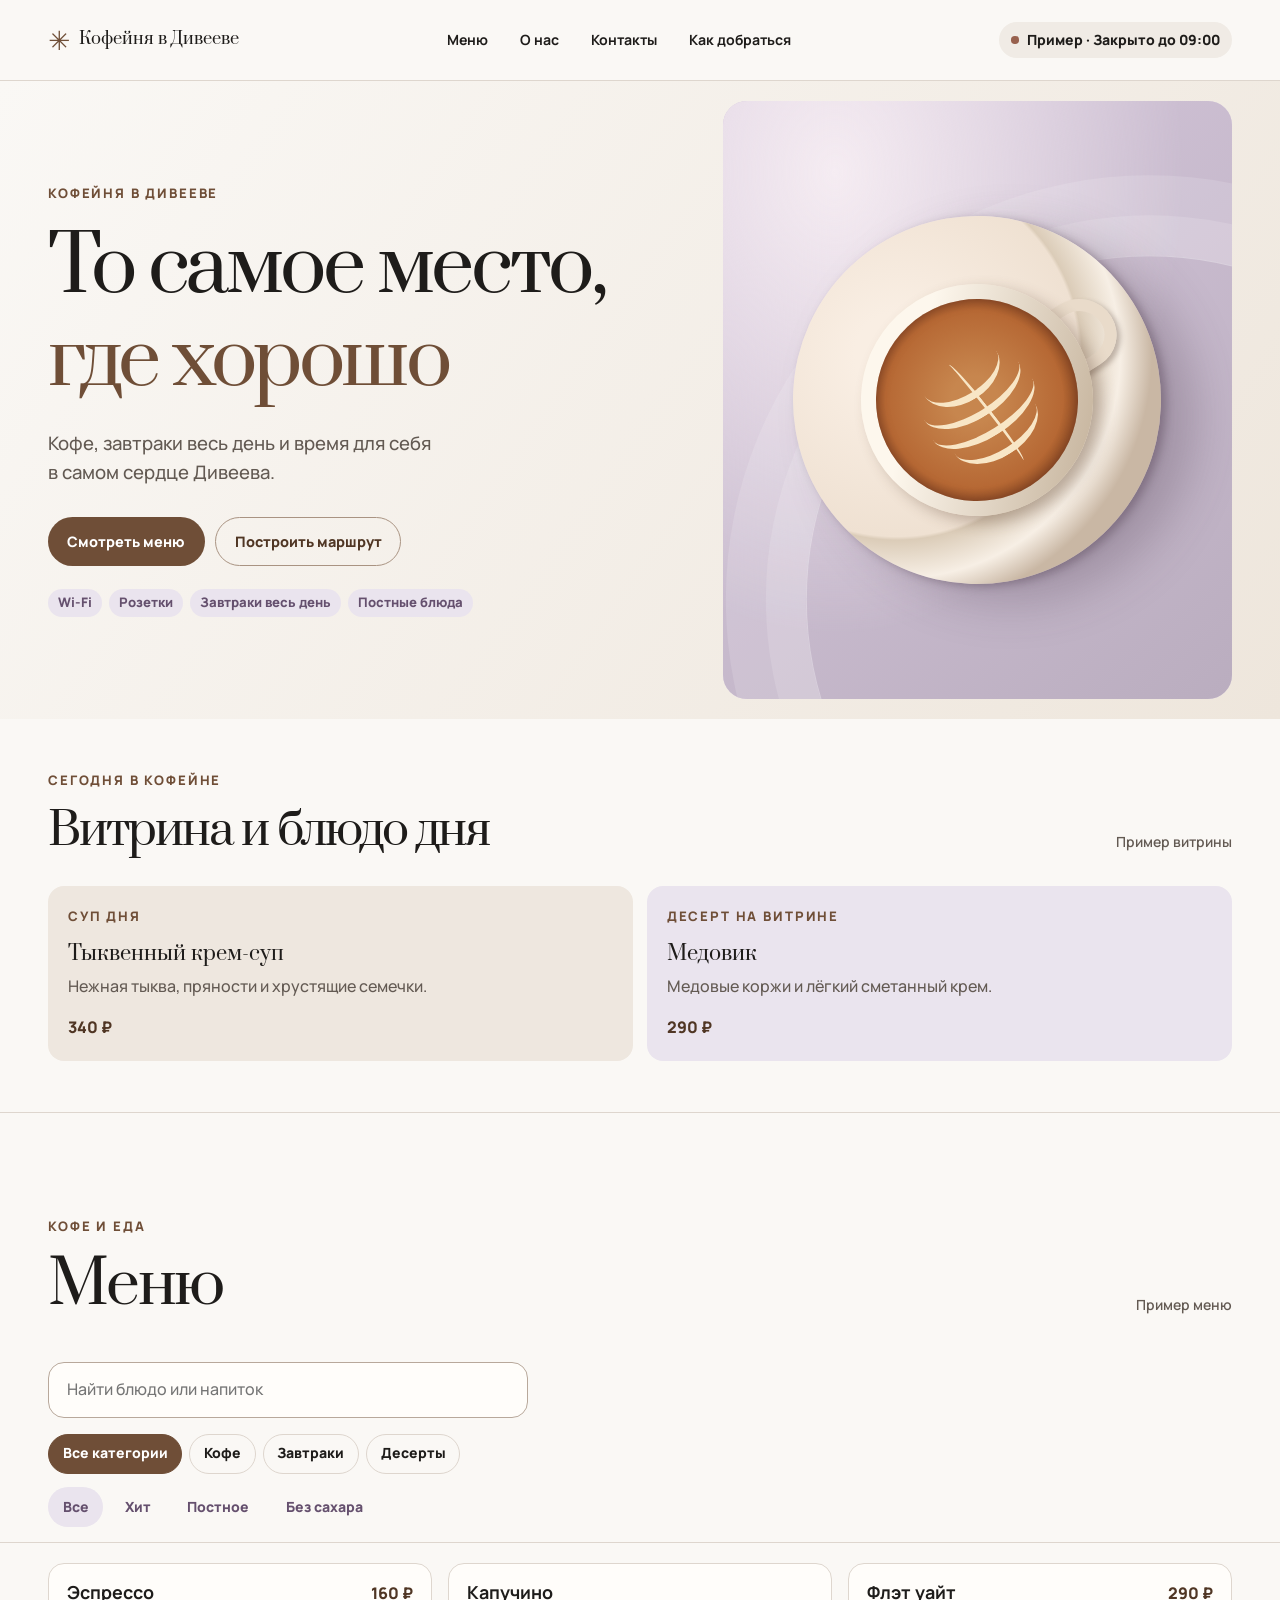
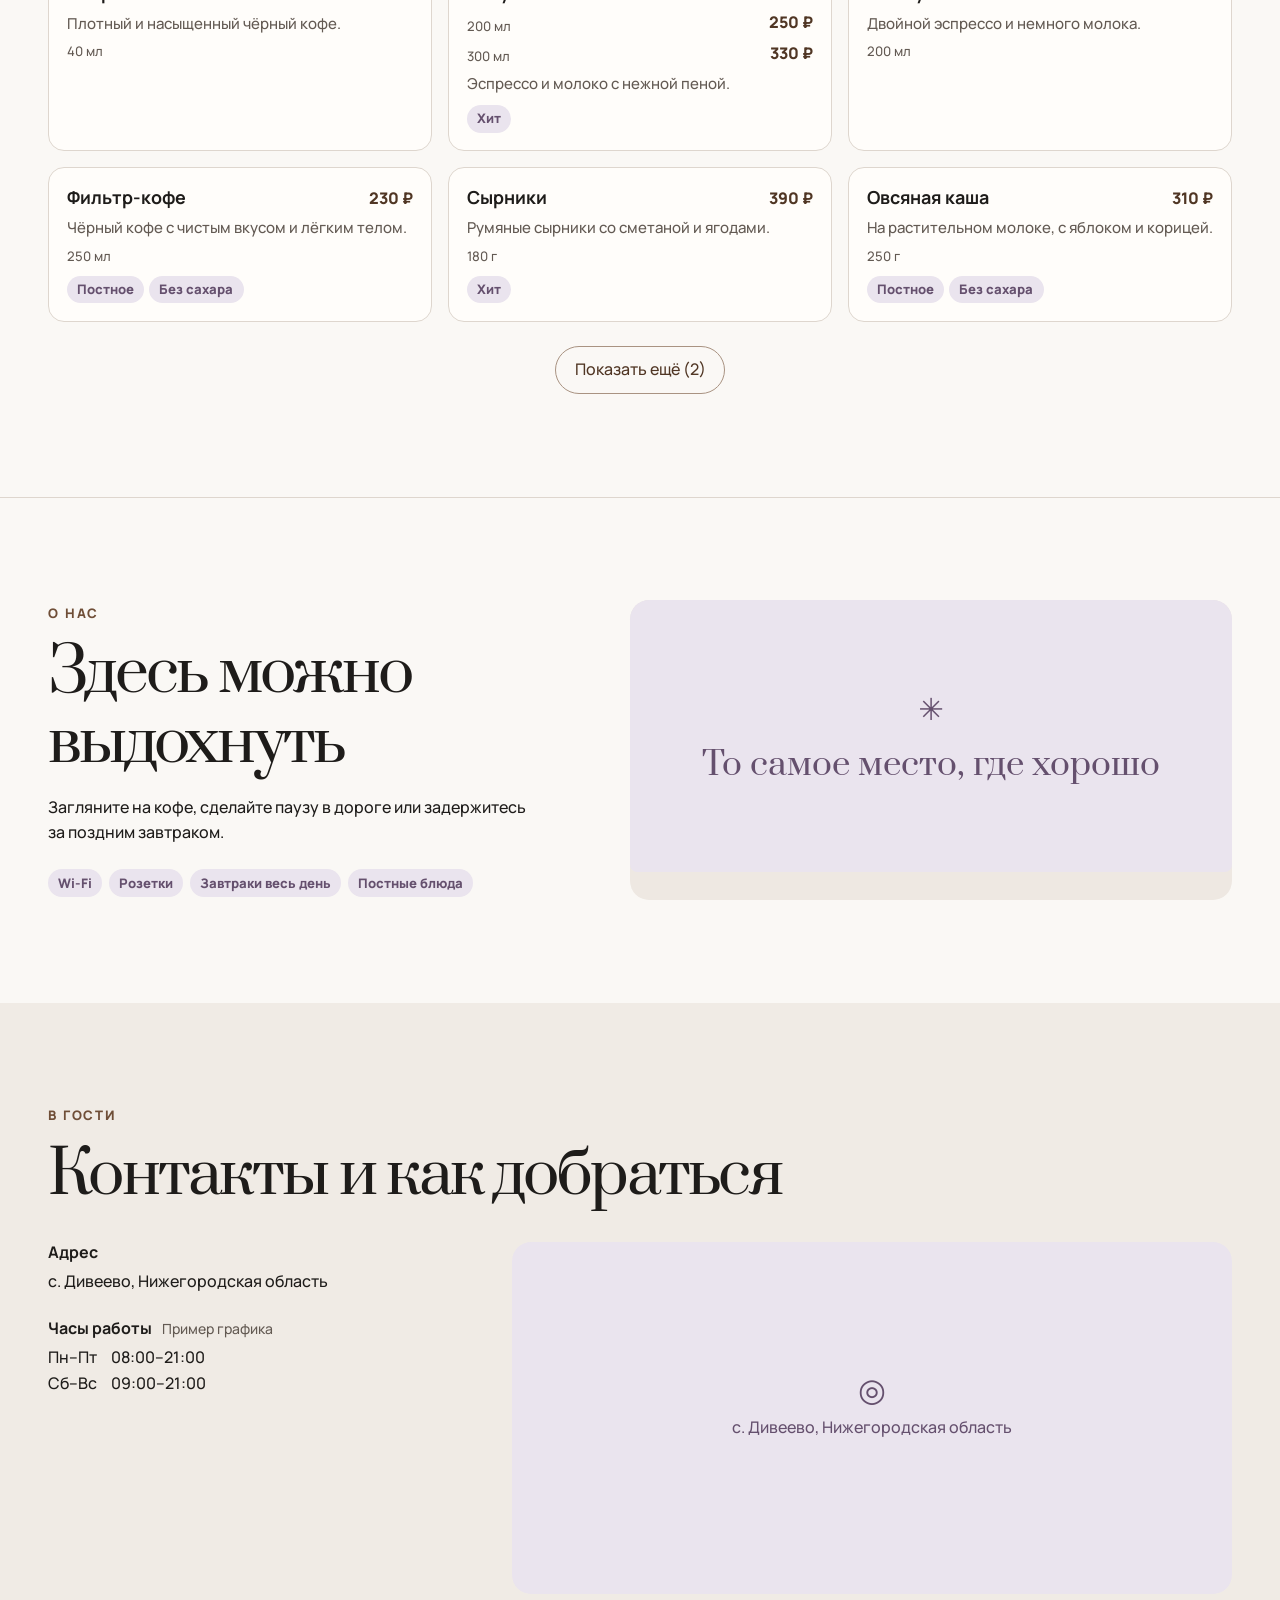
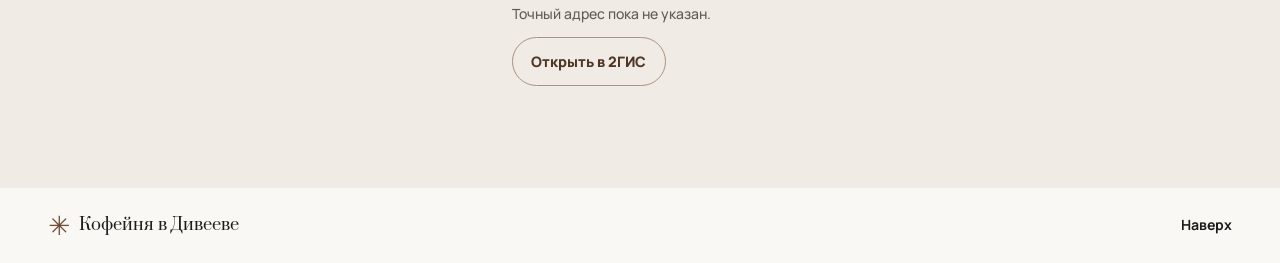
<file: index.html>
<!doctype html>
<html lang="ru">
<head>
  <meta charset="utf-8">
  <meta name="viewport" content="width=device-width, initial-scale=1">
  <meta name="theme-color" content="#faf8f5">
  <meta name="description" content="Меню кофейни в Дивееве, часы работы, контакты и маршрут.">
  <title>Кофейня в Дивееве</title>
  <link rel="preconnect" href="https://fonts.googleapis.com">
  <link rel="preconnect" href="https://fonts.gstatic.com" crossorigin>
  <link href="https://fonts.googleapis.com/css2?family=Manrope:wght@400;500;600;700;800&amp;family=Prata&amp;display=swap" rel="stylesheet" media="print" onload="this.media='all'">
  <link rel="stylesheet" href="./style.css">
  <script src="./script.js" defer></script>
</head>
<body>
  <a class="skip-link" href="#main">К содержанию</a>
  <aside class="announcements" id="announcements" aria-label="Объявления" hidden></aside>
  <header class="header">
    <div class="shell header-inner">
      <a class="brand" href="#top"><span class="brand-mark" aria-hidden="true">✳</span><span data-name>Кофейня в Дивееве</span></a>
      <nav aria-label="Навигация">
        <a href="#menu">Меню</a><a href="#about">О нас</a>
        <a href="#contacts">Контакты</a><a href="#directions">Как добраться</a>
      </nav>
      <p class="status" id="status"><span class="status-dot" aria-hidden="true"></span><span id="status-text">Уточняем часы работы</span></p>
    </div>
  </header>

  <main id="main">
    <section class="hero" id="top" aria-labelledby="hero-title">
      <div class="shell hero-inner">
        <div class="hero-copy">
          <p class="eyebrow hero-location" id="hero-name">Кофейня в Дивееве</p>
          <h1 id="hero-title"><span>То самое место,</span><em>где хорошо</em></h1>
          <p class="hero-description" id="hero-description">Кофе, завтраки весь день и время для себя в самом сердце Дивеева.</p>
          <div class="actions">
            <a class="button button-primary" href="#menu">Смотреть меню</a>
            <a class="button button-outline" id="hero-route" href="#directions">Построить маршрут</a>
          </div>
          <ul class="amenities" data-amenities></ul>
        </div>
        <div class="hero-visual" id="hero-visual" aria-hidden="true">
          <div class="hero-art" id="hero-art">
            <div class="saucer"><div class="cup"><div class="latte"><span></span><span></span><span></span><span></span><i></i></div></div></div>
          </div>
        </div>
      </div>
    </section>

    <section class="section shell" id="showcase" aria-labelledby="showcase-title">
      <div class="section-heading">
        <div><p class="eyebrow">Сегодня в кофейне</p><h2 id="showcase-title">Витрина и блюдо дня</h2></div>
        <p class="data-note" id="showcase-note" hidden>Пример витрины</p>
      </div>
      <div class="showcase-grid" id="showcase-grid"></div>
    </section>

    <section class="menu-section section" id="menu" aria-labelledby="menu-title">
      <div class="shell section-heading">
        <div><p class="eyebrow">Кофе и еда</p><h2 id="menu-title">Меню</h2></div>
        <p class="data-note" id="menu-note" hidden>Пример меню</p>
      </div>
      <div class="menu-controls">
        <div class="shell">
          <div class="category-bar" id="categories" role="group" aria-label="Категории меню"></div>
          <div class="tag-bar" id="filters" role="group" aria-label="Фильтр по тегам"></div>
        </div>
      </div>
      <div class="shell">
        <p class="sr-only" id="menu-count" role="status"></p>
        <div class="menu-grid" id="menu-grid"></div>
        <p class="empty-menu" id="empty-menu" hidden></p><div class="menu-more-wrap" id="menu-more-wrap" hidden><button type="button" id="menu-more" class="button button-outline" aria-controls="menu-grid">Показать ещё</button><button type="button" id="menu-collapse" class="button button-outline" hidden>Свернуть меню ↑</button></div>
      </div>
    </section>

    <section class="section shell about" id="about" aria-labelledby="about-title">
      <div class="about-copy">
        <p class="eyebrow">О нас</p>
        <h2 id="about-title">Здесь можно выдохнуть</h2>
        <p id="about-text">Загляните на кофе, сделайте паузу в дороге или задержитесь за поздним завтраком.</p>
        <ul class="amenities" data-amenities></ul>
      </div>
      <div class="gallery" id="gallery" data-empty>
        <div class="quote-card" id="gallery-quote"><span aria-hidden="true">✳</span><p id="quote">То самое место,<br>где хорошо</p></div>
      </div>
    </section>

    <section class="contact-section" id="contacts" aria-labelledby="contact-title">
      <div class="section shell">
        <p class="eyebrow">В гости</p>
        <h2 id="contact-title">Контакты и как добраться</h2>
        <div class="contact-grid">
          <div class="contact-info">
            <div><h3>Адрес</h3><address id="address">с. Дивеево, Нижегородская область</address><p class="muted" id="landmark" hidden></p></div>
            <div id="hours-block" hidden><h3>Часы работы <span class="data-note" id="hours-note" hidden>Пример графика</span></h3><dl class="hours" id="hours"></dl><p class="muted" id="special-hours" hidden></p></div>
            <div id="phone-block" hidden><h3>Телефон</h3><a id="phone"></a></div>
            <div class="actions social" id="social" hidden>
              <a class="button button-outline" id="telegram" hidden>Telegram</a>
              <a class="button button-outline" id="vk" hidden>VK</a>
            </div>
          </div>
          <div class="directions" id="directions">
            <div class="map" id="map">
              <div class="map-placeholder"><span aria-hidden="true">◎</span><p id="map-placeholder-text">Дивеево, Нижегородская область</p></div>
              <a class="map-overlay" id="map-link" hidden><span>Нажмите, чтобы построить маршрут</span></a>
            </div>
            <p id="map-note" class="muted">Точный адрес пока не указан.</p>
            <div class="actions">
              <a class="button button-primary" id="yandex" hidden>Маршрут в Яндекс Картах</a>
              <a class="button button-outline" id="gis" hidden>Открыть в 2ГИС</a>
            </div>
          </div>
        </div>
      </div>
    </section>
  </main>
  <footer class="footer"><div class="shell"><a class="brand" href="#top"><span class="brand-mark" aria-hidden="true">✳</span><span data-name>Кофейня в Дивееве</span></a><a href="#top">Наверх</a></div></footer>
  <nav class="mobile-nav" aria-label="Быстрая навигация"><a href="#top">⌂ Главная</a><a href="#menu">☕ Меню</a><a href="#about">✳ О нас</a><a href="#directions">↗ Маршрут</a></nav>
  <noscript><p class="shell">Включите JavaScript, чтобы увидеть меню и часы работы.</p></noscript>
</body>
</html>
</file>
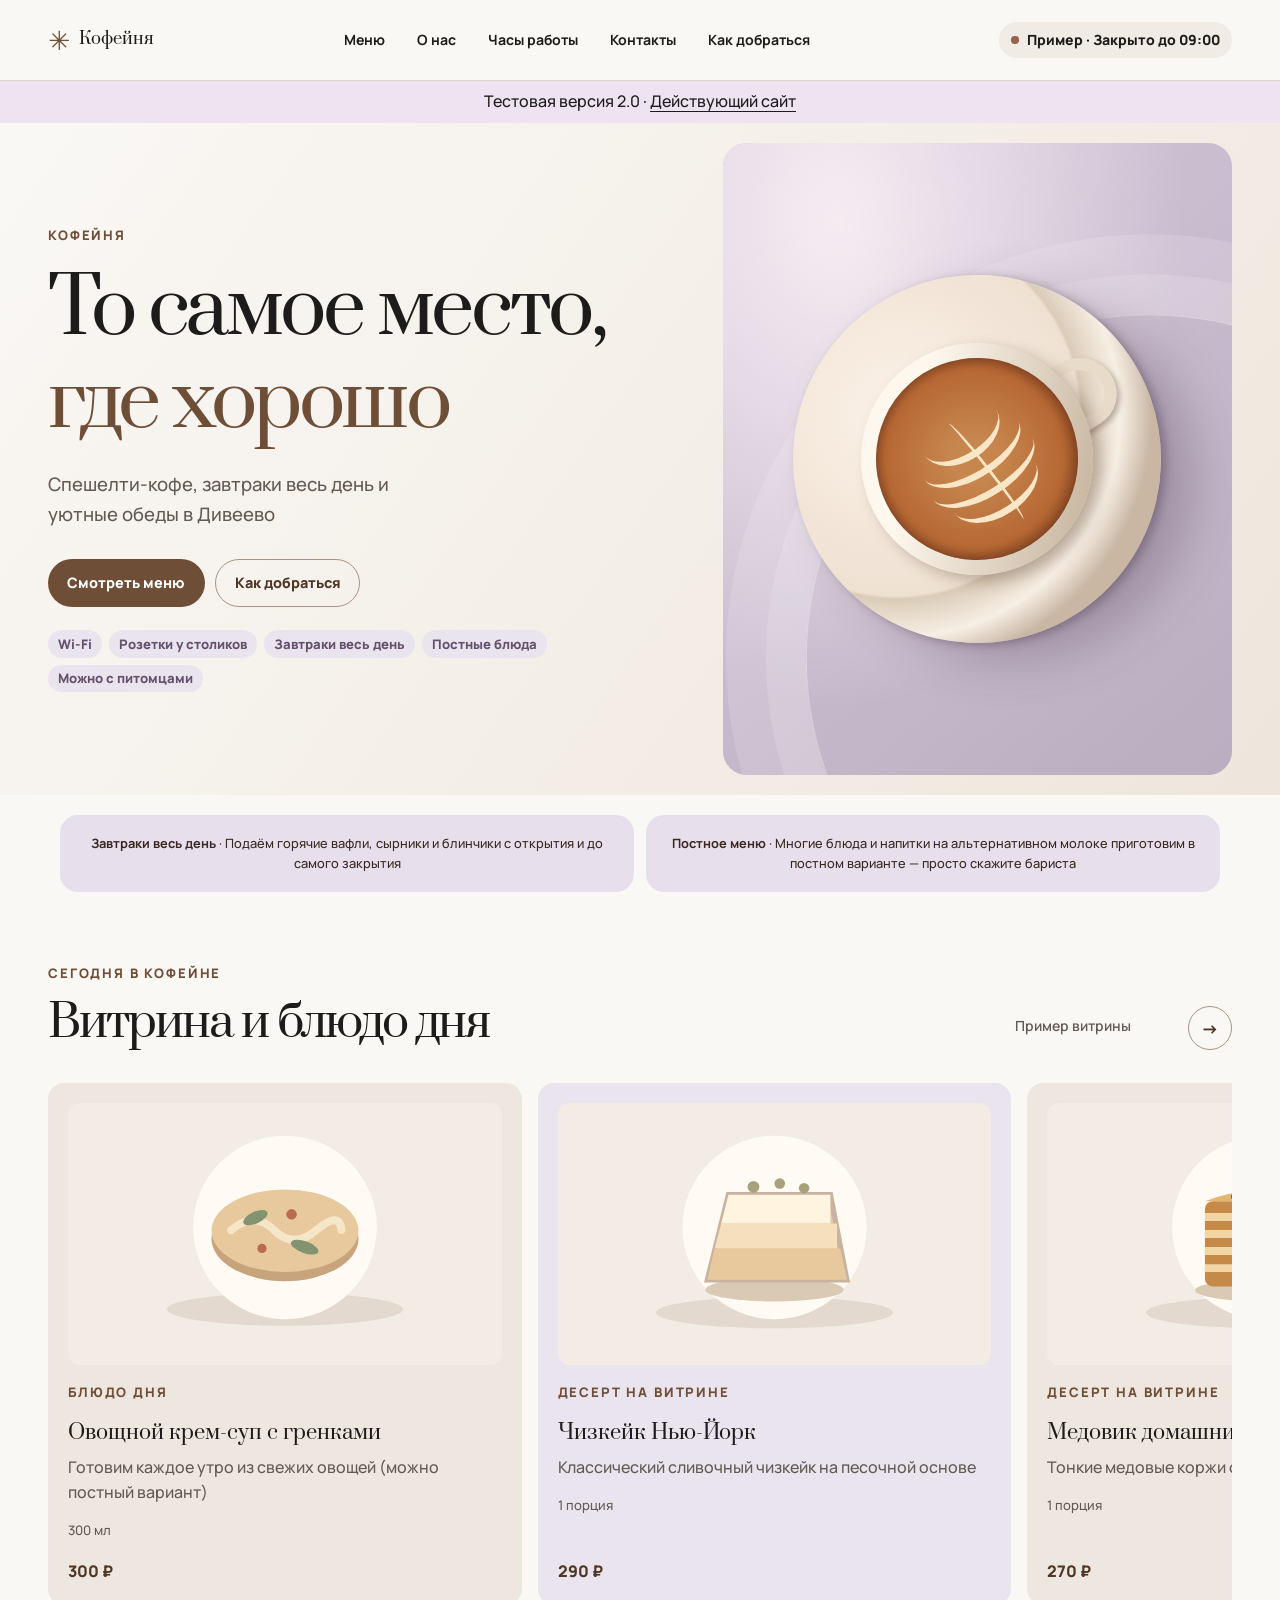
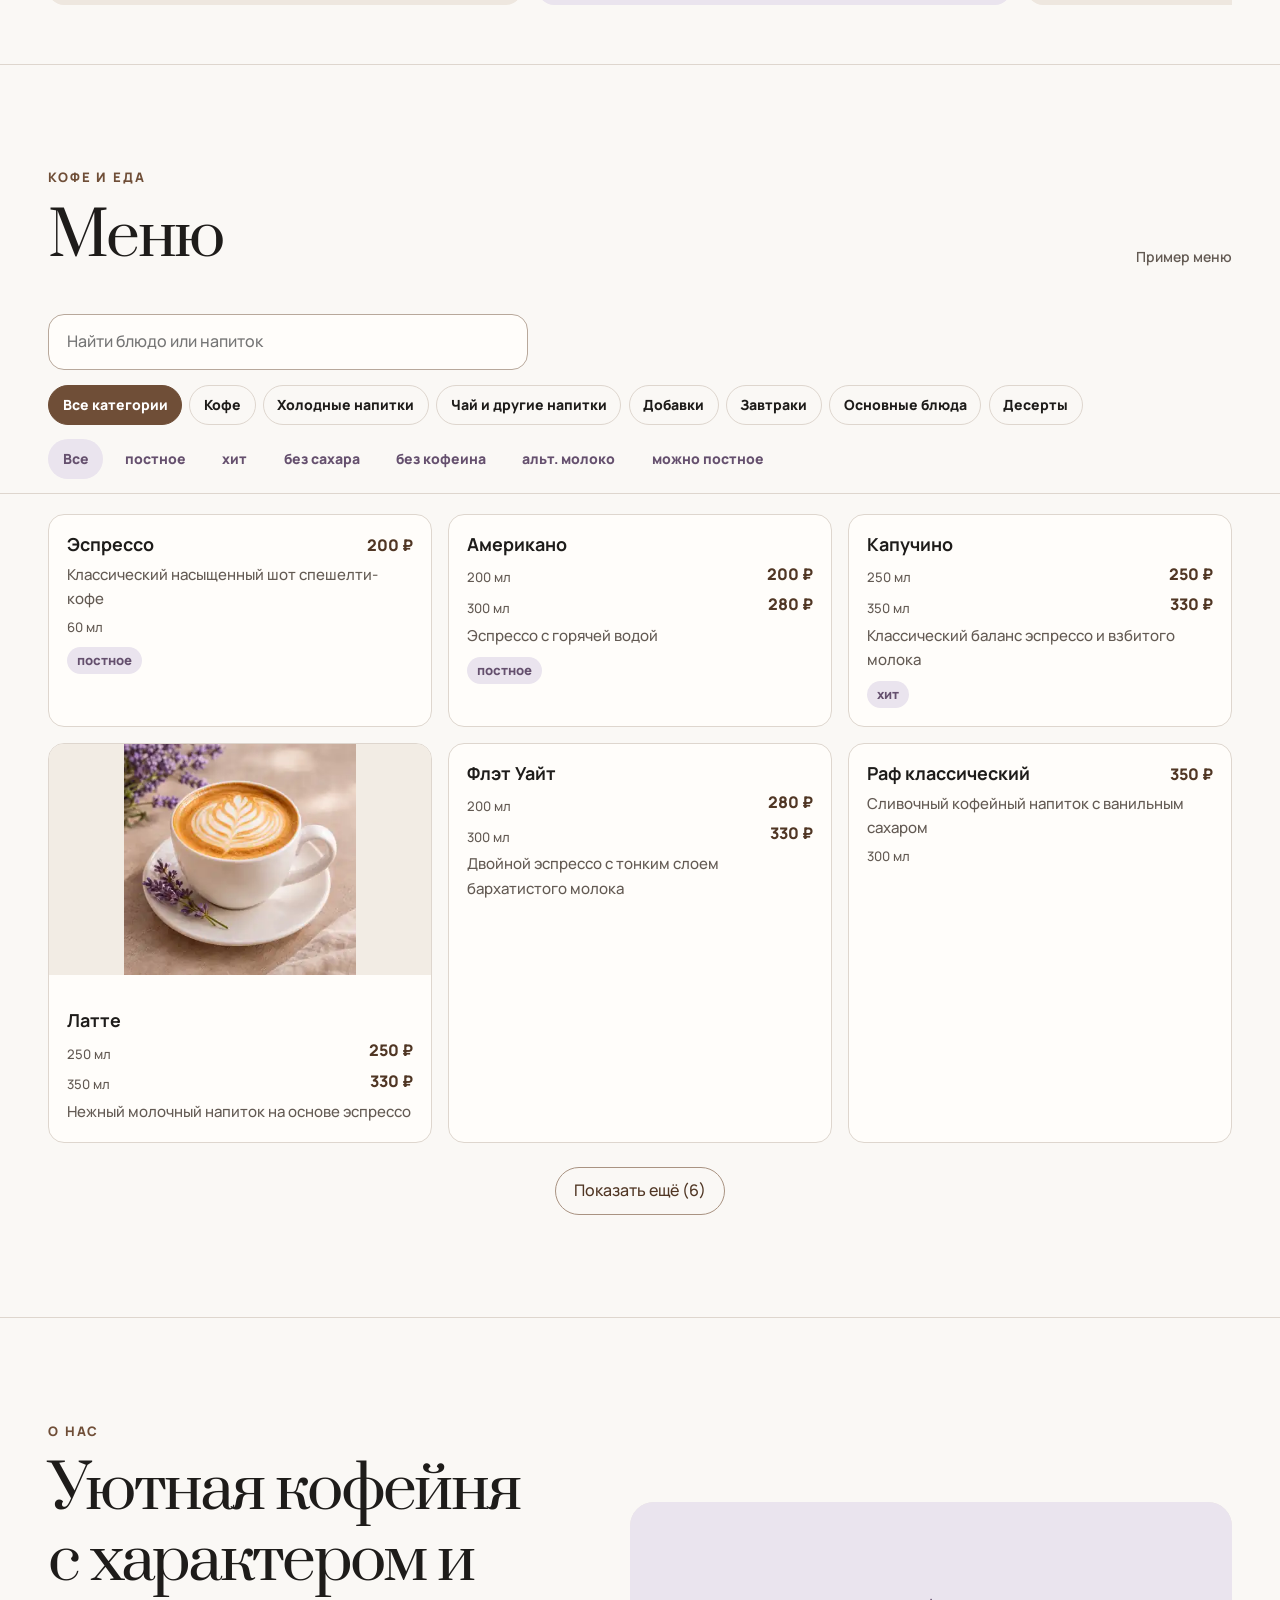
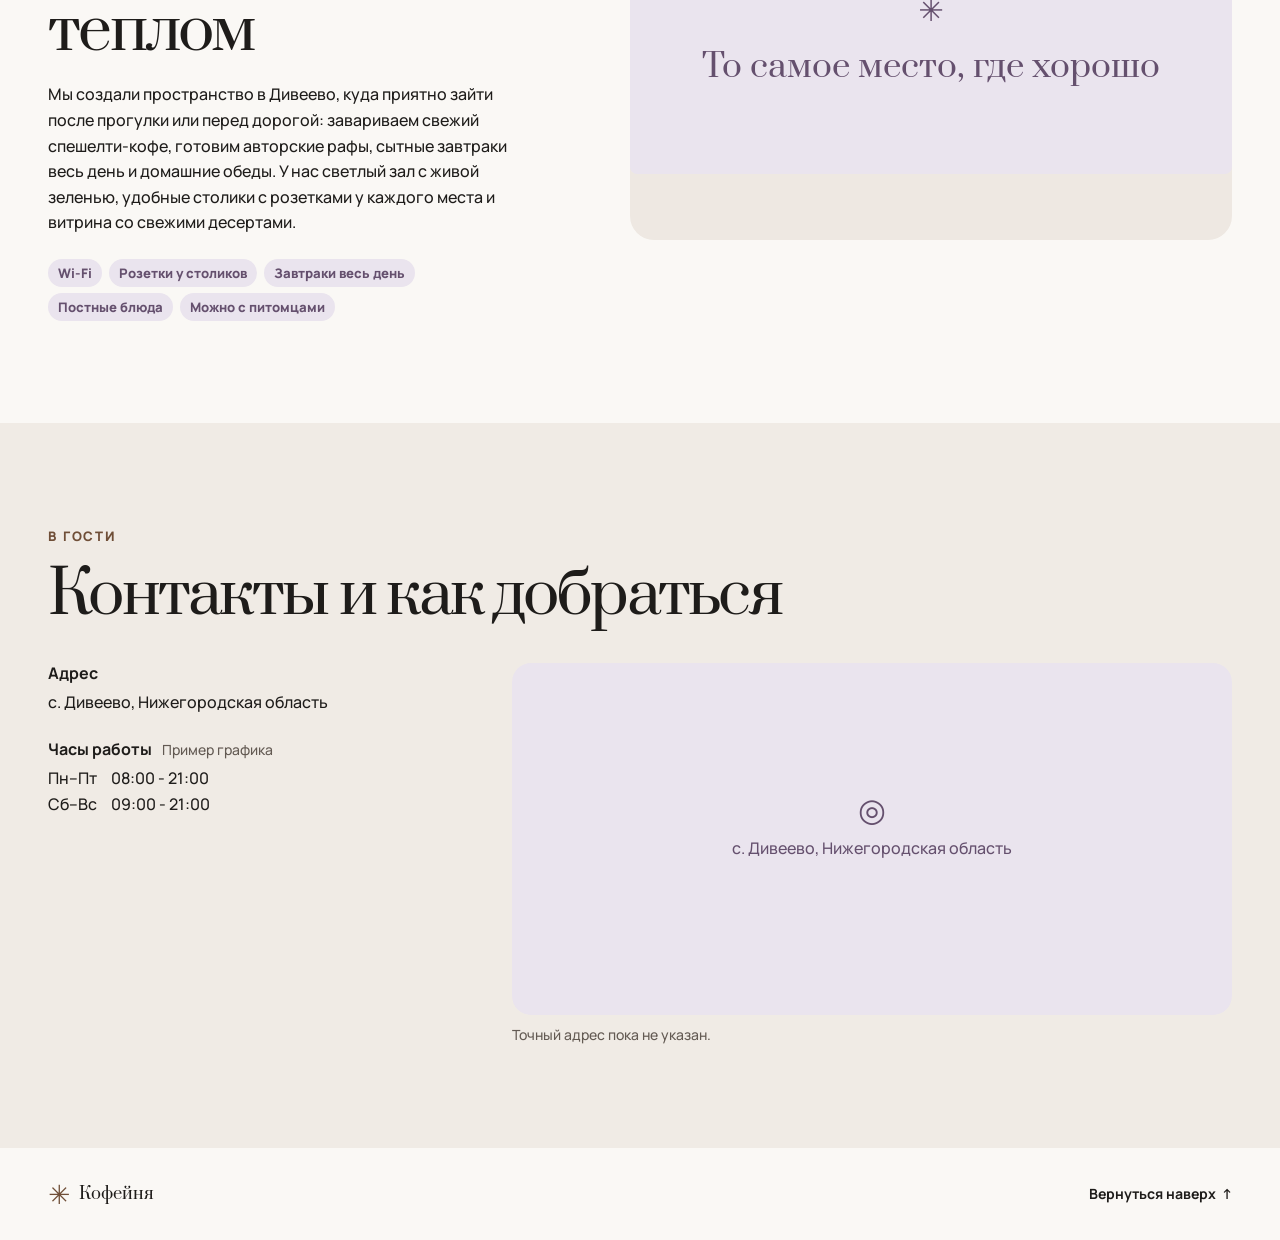
<file: preview/index.html>
<!doctype html>
<html lang="ru">
<head>
  <meta name="robots" content="noindex,nofollow">
  <meta charset="utf-8">
  <meta name="viewport" content="width=device-width, initial-scale=1">
  <meta name="theme-color" content="#faf8f5">
  <meta name="description" content="Меню кофейни в Дивееве, часы работы, контакты и маршрут.">
  <title>Кофейня в Дивееве</title>
  <link rel="preconnect" href="https://fonts.googleapis.com">
  <link rel="preconnect" href="https://fonts.gstatic.com" crossorigin>
  <link href="https://fonts.googleapis.com/css2?family=Manrope:wght@400;500;600;700;800&amp;family=Prata&amp;display=swap" rel="stylesheet" media="print" onload="this.media='all'">
  <link rel="stylesheet" href="./style.css?v=preview-hero-text-20261128-1">
  <link rel="icon" type="image/svg+xml" href="./images/coffee-cup.svg">
  <script src="./script.js?v=preview-hero-text-20261128-1" defer></script>
</head>
<body>
  <a class="skip-link" href="#main">К содержанию</a>
  <header class="header" id="page-start" tabindex="-1">
    <div class="shell header-inner">
      <a class="brand" href="#top"><span class="brand-mark" aria-hidden="true">✳</span><span data-name>Кофейня в Дивееве</span></a>
      <nav aria-label="Навигация">
        <a href="#menu">Меню</a><a href="#about">О нас</a><a href="#contacts">Часы работы</a>
        <a href="#contacts">Контакты</a><a href="#directions">Как добраться</a>
      </nav>
      <p class="status" id="status"><span class="status-dot" aria-hidden="true"></span><span id="status-text">Уточняем часы работы</span></p>
    </div>
  </header>

  <main id="main">
    <p class="preview-banner" id="preview-banner">Тестовая версия 2.0 · <a href="../">Действующий сайт</a></p>
    <section class="hero" id="top" aria-labelledby="hero-title">
      <div class="shell hero-inner">
        <div class="hero-copy">
          <p class="eyebrow hero-location" id="hero-name">Кофейня в Дивееве</p>
          <h1 id="hero-title"><span>То самое место, </span><em>где хорошо</em></h1>
          <p class="hero-description" id="hero-description">Кофе, завтраки весь день и время для себя в самом сердце Дивеева.</p>
          <div class="actions">
            <a class="button button-primary" id="hero-menu" href="#menu">Смотреть меню</a>
            <a class="button button-outline" id="hero-route" href="#contacts">Как добраться</a>
          </div>
          <ul class="amenities" data-amenities></ul>
        </div>
        <div class="hero-visual" id="hero-visual" aria-hidden="true">
          <div class="hero-art" id="hero-art">
            <div class="saucer"><div class="cup"><div class="latte"><span></span><span></span><span></span><span></span><i></i></div></div></div>
          </div>
        </div>
      </div>
    </section>

    <aside class="announcements" id="announcements" aria-label="Объявления" hidden></aside>

    <section class="section shell" id="showcase" aria-labelledby="showcase-title">
      <div class="section-heading">
        <div><p class="eyebrow">Сегодня в кофейне</p><h2 id="showcase-title">Витрина и блюдо дня</h2></div>
        <div class="showcase-tools">
          <p class="data-note" id="showcase-note" hidden>Пример витрины</p>
          <div class="showcase-controls" id="showcase-controls" hidden>
            <button class="button button-outline" type="button" id="showcase-prev" aria-label="Пролистать витрину влево" aria-controls="showcase-grid"><span aria-hidden="true">←</span></button>
            <button class="button button-outline" type="button" id="showcase-next" aria-label="Пролистать витрину вправо" aria-controls="showcase-grid"><span aria-hidden="true">→</span></button>
          </div>
        </div>
      </div>
      <div class="showcase-grid" id="showcase-grid" role="group" aria-label="Карточки витрины"></div>
    </section>

    <section class="menu-section section" id="menu" aria-labelledby="menu-title">
      <div class="shell section-heading">
        <div><p class="eyebrow">Кофе и еда</p><h2 id="menu-title" tabindex="-1">Меню</h2></div>
        <p class="data-note" id="menu-note" hidden>Пример меню</p>
      </div>
      <div class="menu-controls">
        <div class="shell">
          <div class="category-row" id="category-row">
            <div class="category-bar" id="categories" role="group" aria-label="Категории меню"></div>
            <div class="category-arrows" id="category-arrows" hidden>
              <button type="button" class="button button-outline" id="category-prev" aria-label="Пролистать категории влево" aria-controls="categories"><span aria-hidden="true">←</span></button>
              <button type="button" class="button button-outline" id="category-next" aria-label="Пролистать категории вправо" aria-controls="categories"><span aria-hidden="true">→</span></button>
            </div>
          </div>
          <div class="tag-bar" id="filters" role="group" aria-label="Фильтр по тегам"></div>
        </div>
      </div>
      <div class="shell">
        <p class="sr-only" id="menu-count" role="status"></p>
        <div class="menu-grid" id="menu-grid"></div>
        <p class="empty-menu" id="empty-menu" hidden></p><div class="menu-more-wrap" id="menu-more-wrap" hidden><button type="button" id="menu-more" class="button button-outline" aria-controls="menu-grid">Показать ещё</button><button type="button" id="menu-collapse" class="button button-outline" hidden>Свернуть меню ↑</button></div>
      </div>
    </section>

    <section class="section shell about" id="about" aria-labelledby="about-title">
      <div class="about-copy">
        <p class="eyebrow">О нас</p>
        <h2 id="about-title">Здесь можно выдохнуть</h2>
        <p id="about-text">Загляните на кофе, сделайте паузу в дороге или задержитесь за поздним завтраком.</p>
        <ul class="amenities" data-amenities></ul>
      </div>
      <div class="gallery" id="gallery" data-empty>
        <div class="quote-card" id="gallery-quote"><span aria-hidden="true">✳</span><p id="quote">То самое место,<br>где хорошо</p></div>
      </div>
    </section>

    <section class="contact-section" id="contacts" aria-labelledby="contact-title">
      <div class="section shell">
        <p class="eyebrow">В гости</p>
        <h2 id="contact-title">Контакты и как добраться</h2>
        <div class="contact-grid">
          <div class="contact-info">
            <div><h3>Адрес</h3><address id="address">с. Дивеево, Нижегородская область</address><p class="muted" id="landmark" hidden></p></div>
            <div id="hours-block" hidden><h3>Часы работы <span class="data-note" id="hours-note" hidden>Пример графика</span></h3><dl class="hours" id="hours"></dl><p class="muted" id="special-hours" hidden></p></div>
            <div id="phone-block" hidden><h3>Телефон</h3><a id="phone"></a></div>
            <div class="actions social" id="social" hidden>
              <a class="button button-outline" id="telegram" hidden>Telegram</a>
              <a class="button button-outline" id="vk" hidden>VK</a>
            </div>
          </div>
          <div class="directions" id="directions">
            <div class="map" id="map">
              <div class="map-placeholder"><span aria-hidden="true">◎</span><p id="map-placeholder-text">Дивеево, Нижегородская область</p></div>
              <a class="map-overlay" id="map-link" hidden><span>Нажмите, чтобы построить маршрут</span></a>
            </div>
            <p id="map-note" class="muted">Точный адрес пока не указан.</p>
            <div class="actions map-actions" id="map-actions" hidden>
              <a class="button button-primary" id="yandex" hidden>Маршрут в Яндекс Картах</a>
              <a class="button button-outline" id="gis" hidden>Открыть в 2ГИС</a>
              <a class="button button-outline" id="google-maps" hidden>Открыть в Google Картах</a>
            </div>
          </div>
        </div>
      </div>
    </section>
  </main>
  <footer class="footer"><div class="shell"><a class="brand" href="#top"><span class="brand-mark" aria-hidden="true">✳</span><span data-name>Кофейня в Дивееве</span></a><a class="back-to-top" href="#page-start">Вернуться наверх <span aria-hidden="true">↑</span></a></div></footer>
  <nav class="mobile-nav" aria-label="Быстрая навигация"><a href="#top"><span class="mobile-nav-icon" aria-hidden="true">⌂</span><span class="mobile-nav-label">Главная</span></a><a href="#menu"><span class="mobile-nav-icon" aria-hidden="true">☕</span><span class="mobile-nav-label">Меню</span></a><a href="#about"><span class="mobile-nav-icon" aria-hidden="true">✳</span><span class="mobile-nav-label">О нас</span></a><a href="#directions"><span class="mobile-nav-icon" aria-hidden="true">↗</span><span class="mobile-nav-label">Маршрут</span></a></nav>
  <noscript><p class="shell">Включите JavaScript, чтобы увидеть меню и часы работы.</p></noscript>
</body>
</html>
</file>
<file: style.css>
:root {
  color-scheme: light;
  --paper: #faf8f5;
  --ink: #1e1c1a;
  --muted: #635a53;
  --coffee: #6f4e37;
  --coffee-dark: #503624;
  --lilac: #eae4ee;
  --lilac-deep: #65506e;
  --lavender: #8e7a99;
  --line: #ded6ce;
  --display: "Prata", Georgia, serif;
  --body: "Manrope", system-ui, sans-serif;
}
*, *::before, *::after { box-sizing: border-box; }
html { scroll-behavior: smooth; }
body { margin: 0; color: var(--ink); background: var(--paper); font: 500 1rem/1.6 var(--body); }
[hidden] { display: none !important; }
h1, h2, h3, p, ul, dl, dd, figure { margin: 0; }
h1, h2 { font-family: var(--display); font-weight: 400; line-height: 1.17; letter-spacing: -.045em; overflow-wrap: anywhere; }
h2 { font-size: clamp(2rem, 4.7vw, 3.8rem); }
h3 { line-height: 1.3; overflow-wrap: anywhere; }
ul { padding: 0; list-style: none; }
a { color: inherit; text-underline-offset: .23em; }
button { font: inherit; cursor: pointer; }
:focus-visible { outline: 2px solid var(--lilac-deep); outline-offset: 4px; }
img { display: block; width: 100%; object-fit: cover; }
.shell { width: min(100% - 5rem, 1184px); margin-inline: auto; }
.section { padding-block: clamp(3.8rem, 8vw, 7.5rem); }
section[id], #directions { scroll-margin-top: 1rem; }
.sr-only, .skip-link:not(:focus) { position: absolute; width: 1px; height: 1px; padding: 0; overflow: hidden; clip-path: inset(50%); white-space: nowrap; }
.skip-link:focus { position: fixed; z-index: 10; top: 1rem; left: 1rem; padding: .6rem 1rem; background: white; }
.eyebrow { margin-bottom: .85rem; color: var(--coffee); font-size: .82rem; font-weight: 800; letter-spacing: .14em; text-transform: uppercase; }
.muted, .data-note { color: var(--muted); }
.data-note { font-size: .875rem; font-weight: 600; }
.announcements { padding: .65rem 1rem; background: var(--coffee-dark); color: white; text-align: center; font-size: .875rem; }
.announcements p + p { margin-top: .35rem; }
.header-inner, .footer .shell { display: flex; align-items: center; justify-content: space-between; gap: 1.5rem; }
.header-inner { min-height: 5rem; padding-block: .8rem; }
.brand { display: inline-flex; align-items: center; gap: .55rem; font-family: var(--display); font-size: 1.03rem; line-height: 1.4; text-decoration: none; }
.brand-mark { color: var(--coffee); font: 400 1.65rem/1 var(--body); }
.header nav { display: flex; flex-wrap: wrap; gap: .45rem clamp(.8rem, 2.5vw, 2.1rem); }
.header nav a, .footer .shell > a:last-child { font-size: .88rem; font-weight: 700; text-decoration: none; }
.header nav a:hover, .footer a:hover { text-decoration: underline; }
.status { display: flex; align-items: center; gap: .5rem; padding: .4rem .75rem; border-radius: 2rem; background: #f0ebe5; font-size: .875rem; font-weight: 800; }
.status-dot { width: .47rem; height: .47rem; flex: none; border-radius: 50%; background: #81766a; }
.status[data-state="open"] .status-dot { background: #427051; }
.status[data-state="closed"] .status-dot { background: #98614e; }
.hero { background: #f0ebe5; overflow: hidden; }
.hero-inner { display: grid; grid-template-columns: 1.14fr .86fr; align-items: stretch; }
.hero-copy { align-self: center; padding: clamp(3.8rem, 8vw, 7.2rem) clamp(1.5rem, 4vw, 4rem) clamp(3.8rem, 8vw, 7.2rem) 0; }
.hero-location { margin-bottom: 1.25rem; }
.hero h1 { font-size: clamp(2.8rem, 6vw, 5.45rem); }
.hero h1 span, .hero h1 em { display: block; }
.hero h1 em { margin-top: .04em; color: var(--coffee); font-style: normal; }
.hero-description { max-width: 33ch; margin-block: 1.35rem 1.8rem; color: var(--muted); font-size: clamp(1rem, 1.8vw, 1.16rem); }
.actions { display: flex; flex-wrap: wrap; gap: .65rem; }
.button { min-height: 3.05rem; display: inline-flex; align-items: center; justify-content: center; padding: .65rem 1.15rem; border: 1px solid transparent; border-radius: .32rem; text-decoration: none; font-size: .9rem; font-weight: 800; transition: background-color .2s, color .2s, border-color .2s; }
.button-primary { background: var(--coffee); color: white; }
.button-primary:hover { background: var(--coffee-dark); }
.button-outline { border-color: #a99382; background: transparent; color: var(--coffee-dark); }
.button-outline:hover { background: #e8ddd2; }
.amenities { display: flex; flex-wrap: wrap; gap: .4rem; margin-top: 1.45rem; }
.amenities li, .item-tags li { padding: .21rem .64rem; border-radius: 2rem; background: var(--lilac); color: var(--lilac-deep); font-size: .82rem; font-weight: 800; }
.hero-visual { position: relative; min-height: 24rem; background: #ddd3e2; isolation: isolate; }
.hero-visual img { position: absolute; inset: 0; height: 100%; }
.hero-art { position: absolute; inset: 0; display: grid; place-items: center; overflow: hidden; background: radial-gradient(ellipse at 22% 12%, #f5ecf2, transparent 62%), linear-gradient(140deg, #d6c8dc, #baadbf); }
.hero-art::before { content: ""; position: absolute; width: 135%; aspect-ratio: 1; border-radius: 50%; border: 1px solid #fff5; transform: translate(25%, 29%); box-shadow: 0 0 0 2.5rem #fff2, 0 0 0 5rem #fff2; }
.saucer { position: relative; display: grid; place-items: center; width: min(73%, 23rem); aspect-ratio: 1; border-radius: 50%; background: radial-gradient(circle at 38% 28%, #f9eee3 12%, #efe1d2 52%, #dbccb8 53%, #f7efe5 64%, #c9b7a4 73%); box-shadow: 1.25rem 2rem 3rem #49384c48, .2rem .3rem .55rem #55435464; transform: rotate(-32deg); }
.cup { position: relative; width: 63%; aspect-ratio: 1; border-radius: 50%; padding: 4%; background: linear-gradient(135deg, #fdf7ed 30%, #cab9a3 85%); box-shadow: .25rem .62rem .9rem #573d2b55; }
.cup::before { position: absolute; z-index: -1; content: ""; right: -18%; top: 34%; width: 31%; height: 31%; border: clamp(5px, 1vw, 12px) solid #e9dbca; border-radius: 33% 65% 60% 31%; box-shadow: .14rem .28rem .3rem #5c473c55; }
.latte { position: relative; width: 100%; height: 100%; overflow: hidden; border-radius: 50%; background: radial-gradient(ellipse at 49% 49%, #c7864e 16%, #b66834 61%, #82441f 76%, #a35b30 83%); box-shadow: inset 0 0 .7rem #602d1f99; }
.latte span { position: absolute; left: 50%; top: var(--y); width: var(--w); height: 29%; border: solid #f8e6c6; border-width: 0 0 .45rem; border-radius: 43% 43% 55% 55%; transform: translateX(-50%); }
.latte span:nth-child(1) { --y: 20%; --w: 42%; }
.latte span:nth-child(2) { --y: 30%; --w: 55%; }
.latte span:nth-child(3) { --y: 41%; --w: 58%; }
.latte span:nth-child(4) { --y: 52%; --w: 47%; }
.latte i { position: absolute; top: 28%; left: 48%; width: 5%; height: 60%; border-right: .19rem solid #f8e6c6; border-radius: 50%; transform: rotate(-6deg); }
.section-heading { display: flex; justify-content: space-between; align-items: end; gap: .8rem 1.25rem; margin-bottom: 1.8rem; }
.section-heading .data-note { flex: none; padding-bottom: .25rem; }
.showcase-grid { display: grid; grid-template-columns: repeat(2, minmax(0, 1fr)); gap: .85rem; }
.showcase-card { display: grid; align-content: start; gap: .4rem; padding: clamp(1.2rem, 3vw, 2.15rem); border-radius: .45rem; background: #eee7df; }
.showcase-card:nth-child(even) { background: var(--lilac); }
.showcase-card .eyebrow { margin-bottom: .5rem; }
.showcase-card h3 { font-family: var(--display); font-size: clamp(1.25rem, 2.6vw, 1.85rem); font-weight: 400; }
.showcase-card .price { margin-top: .6rem; }
.menu-section { border-block: 1px solid var(--line); }
.menu-controls { position: sticky; z-index: 2; top: 0; padding: .2rem 0 .9rem; border-bottom: 1px solid var(--line); background: var(--paper); }
.category-bar, .tag-bar { display: flex; gap: .45rem; }
.category-bar { overflow-x: auto; scrollbar-width: thin; padding: .35rem .25rem .6rem; margin-inline: -.25rem; }
.tag-bar { flex-wrap: wrap; padding-top: .25rem; }
.category-bar button, .tag-bar button { flex: none; border-radius: 2rem; min-height: 2.5rem; padding: .32rem .85rem; border: 1px solid var(--line); background: transparent; color: var(--ink); font-size: .875rem; font-weight: 800; transition: background-color .2s, color .2s, border-color .2s; }
.category-bar button[aria-pressed="true"], .category-bar button:hover { background: var(--coffee); border-color: var(--coffee); color: white; }
.tag-bar button { border-color: transparent; color: var(--lilac-deep); }
.tag-bar button[aria-pressed="true"], .tag-bar button:hover { background: var(--lilac); }
.menu-grid { display: grid; grid-template-columns: repeat(2, minmax(0, 1fr)); column-gap: clamp(1rem, 4vw, 3.5rem); }
.menu-card { display: flex; align-items: start; gap: 1rem; min-width: 0; padding-block: 1.25rem; border-bottom: 1px solid var(--line); }
.menu-card img { width: clamp(4rem, 9vw, 7rem); aspect-ratio: 1; border-radius: .3rem; }
.menu-card-body { flex: 1; min-width: 0; }
.item-heading { display: flex; justify-content: space-between; align-items: baseline; gap: .35rem .8rem; }
.item-heading h3 { font-size: 1.12rem; }
.price { flex: none; color: var(--coffee-dark); font-weight: 800; }
.menu-card .muted { margin-top: .3rem; font-size: .94rem; }
.volume { margin-top: .35rem; color: var(--muted); font-size: .82rem; }
.item-tags { display: flex; flex-wrap: wrap; gap: .32rem; margin-top: .55rem; }
.empty-menu { padding-top: 1.2rem; color: var(--muted); }
.about { display: grid; grid-template-columns: .9fr 1.1fr; align-items: center; gap: clamp(2rem, 7vw, 6rem); }
.about-copy > p:not(.eyebrow) { max-width: 50ch; margin-top: 1rem; white-space: pre-line; }
.gallery { display: grid; grid-template-columns: repeat(2, minmax(0, 1fr)); gap: .65rem; }
.gallery img { height: 100%; min-height: 10rem; max-height: 20rem; aspect-ratio: 1.25; border-radius: .45rem; }
.quote-card { display: grid; align-content: center; justify-items: center; gap: .6rem; padding: 1.4rem; border-radius: .45rem; background: var(--lilac); color: var(--lilac-deep); text-align: center; }
.quote-card span { font-size: 1.9rem; }
.quote-card p { font: clamp(1.15rem, 2.6vw, 2.05rem)/1.35 var(--display); }
.gallery[data-empty] .quote-card, .gallery[data-even] .quote-card { grid-column: 1 / -1; }
.gallery[data-empty] .quote-card { min-height: 17rem; }
.contact-section { background: #f0ebe5; }
.contact-grid { display: grid; grid-template-columns: .75fr 1.25fr; gap: 2rem; margin-top: 2rem; }
.contact-info { display: grid; align-content: start; gap: 1.45rem; }
.contact-info h3 { margin-bottom: .4rem; font-size: 1rem; }
.contact-info h3 .data-note { margin-inline-start: .45rem; font-weight: 500; }
.contact-info address { font-style: normal; }
.hours { display: grid; grid-template-columns: max-content 1fr; column-gap: .9rem; }
.map { position: relative; display: grid; min-height: 16rem; isolation: isolate; overflow: hidden; border-radius: .45rem; background: var(--lilac); }
.map-placeholder { display: grid; place-content: center; justify-items: center; padding: 1rem 1rem 3rem; color: var(--lilac-deep); text-align: center; }
.map-placeholder span { font-size: 2rem; }
.map iframe, .map-overlay { position: absolute; inset: 0; width: 100%; height: 100%; border: 0; }
.map-overlay { display: flex; align-items: end; justify-content: start; padding: .8rem; text-decoration: none; }
.map-overlay:focus-visible { outline-offset: -4px; }
.map-overlay span { padding: .3rem .65rem; border-radius: .25rem; background: var(--paper); color: var(--coffee-dark); font-size: .875rem; font-weight: 800; }
.map-overlay:hover span { background: var(--coffee-dark); color: white; }
.directions .actions { margin-top: .75rem; }
#map-note { margin-top: .55rem; font-size: .875rem; }
.footer { padding-block: 1.5rem; }
@media (max-width: 950px) {
  .shell { width: min(100% - 3rem, 1184px); }
  .header-inner { flex-wrap: wrap; gap: .55rem 1rem; }
  .header nav { order: 3; flex-basis: 100%; }
  .hero h1 { font-size: clamp(2.55rem, 6.25vw, 4.4rem); }
  .item-heading { flex-wrap: wrap; }
}
@media (max-width: 640px) {
  .shell { width: calc(100% - 2rem); }
  .header-inner { min-height: 0; }
  .brand { font-size: .9rem; }
  .brand-mark { font-size: 1.35rem; }
  .status { font-size: .81rem; }
  .hero-inner, .about, .contact-grid, .menu-grid, .showcase-grid { grid-template-columns: 1fr; }
  .hero-copy { padding: 3rem 0 1.9rem; }
  .hero h1 { font-size: clamp(2.35rem, 9.1vw, 3.55rem); }
  .hero-description { margin-block: 1rem 1.2rem; }
  .hero-visual { min-height: 0; aspect-ratio: 1.65; border-radius: .4rem .4rem 0 0; }
  .saucer { width: min(55%, 64vw); }
  .section-heading { align-items: start; flex-direction: column; margin-bottom: 1.15rem; }
  .section-heading .data-note { padding: 0; }
  .about { gap: 1.4rem; }
  .contact-grid { gap: 1.5rem; margin-top: 1.4rem; }
}
@media (max-width: 355px) {
  .item-heading { display: grid; }
}
@media (prefers-reduced-motion: reduce) {
  html { scroll-behavior: auto; }
  *, *::before, *::after { transition: none !important; }
}


/* V2 — editorial cafe styling */
.announcements { background: var(--lilac); color: var(--coffee-dark); padding: .55rem 1rem; font-size: .8rem; }
.header { background: var(--paper); border-bottom: 1px solid var(--line); }
.hero { background: linear-gradient(125deg,#faf8f5,#eee6dc); }
.hero-visual { margin-block: 1.25rem; border-radius: 1.5rem; overflow: hidden; }
.button { border-radius: 2rem; transition: transform .22s, background-color .22s, box-shadow .22s; }
.button:hover { transform: translateY(-2px); box-shadow: 0 5px 15px #50362418; }
#showcase { padding-block: clamp(2rem,4vw,3.5rem); }
#showcase h2 { font-size: clamp(1.8rem,3.5vw,2.8rem); }
.showcase-grid { grid-template-columns: repeat(auto-fit,minmax(min(100%,240px),1fr)); }
.showcase-card { padding: 1.25rem; border-radius: 1rem; }
.showcase-card h3 { font-size: 1.25rem; }
.menu-grid { gap: 1rem; padding-top: 1.25rem; grid-template-columns: repeat(3,minmax(0,1fr)); }
.menu-card { flex-direction: column; padding: 0; border: 1px solid var(--line); border-radius: 1rem; background: #fffdfa; overflow: hidden; transition: transform .25s,box-shadow .25s; }
.menu-card img { width: 100%; aspect-ratio: 1.65; border-radius: 0; }
.menu-card-body { width: 100%; padding: 1.1rem; }
.item-heading { flex-wrap: wrap; }
.price { white-space: normal; }
.gallery { border-radius: 1.2rem; overflow: hidden; }
.map { min-height: 22rem; border-radius: 1.2rem; }
@media (hover:hover) and (prefers-reduced-motion:no-preference) {
.menu-card:hover,.showcase-card:hover { transform: translateY(-3px); box-shadow: 0 10px 28px #50362412; }
.showcase-card { transition: transform .25s,box-shadow .25s; }
}
@media (prefers-reduced-motion:no-preference) {
.hero-copy { animation: cafe-enter .7s ease-out both; }
.hero-visual { animation: cafe-enter .9s ease-out both; }
@keyframes cafe-enter { from { opacity: 0; transform: translateY(14px); } to { opacity: 1; transform: translateY(0); } }
}
@media (max-width:950px) { .menu-grid { grid-template-columns: repeat(2,minmax(0,1fr)); } }
@media (max-width:640px) {
.hero-visual { margin: 0 0 1rem; border-radius: 1rem; }
.menu-grid { gap: .65rem; }
.menu-card-body { padding: .8rem; }
.item-heading { display: grid; gap: .3rem; }
.item-heading h3 { font-size: 1rem; }
.menu-card .muted { font-size: .83rem; }
.category-bar button,.tag-bar button { min-height: 44px; }
.map { min-height: 17rem; }
}
@media (max-width:360px) { .menu-grid { grid-template-columns: 1fr; } }

[hidden]{display:none!important}
#announcements:not([hidden]){display:grid;grid-template-columns:repeat(auto-fit,minmax(min(100%,240px),1fr));gap:12px;background:transparent;padding:20px max(20px,calc((100% - 1160px)/2));}
.promo-card{background:#e8dfed;border-radius:18px;padding:18px;color:#382820;line-height:1.6}
.promo-card img,.showcase-card img{width:100%;aspect-ratio:16/10;object-fit:cover;border-radius:12px;margin-bottom:12px}
.menu-search{width:100%;max-width:480px;padding:14px 18px;border:1px solid #b8a89b;border-radius:16px;background:#fffdfa;font:inherit;margin:10px 0}
#gallery{position:relative;display:block;min-height:300px}
#gallery img{width:100%;height:clamp(300px,40vw,540px);object-fit:cover}
.gallery-controls{position:absolute;bottom:16px;left:16px;display:flex;gap:8px}
.gallery-controls button{min-height:44px;min-width:44px;border:0;border-radius:24px;background:#fffdfa;color:#382820;padding:8px 14px;font:inherit;cursor:pointer}
.mobile-nav{display:none}
@media(max-width:640px){.mobile-nav{position:fixed;bottom:0;left:0;right:0;z-index:100;display:flex;justify-content:space-around;background:#fffdfa;border-top:1px solid #ddd0c4;padding:8px 4px calc(8px + env(safe-area-inset-bottom));}.mobile-nav a{display:grid;place-items:center;min-height:44px;padding:4px 8px;color:#513824;font-size:12px;text-decoration:none}body{padding-bottom:75px}.showcase-grid{display:flex;overflow-x:auto;scroll-snap-type:x mandatory}.showcase-card{flex:0 0 76%;scroll-snap-align:start}}

/* Independent menu browsing */
.menu-controls{position:static!important;top:auto!important;z-index:auto!important}
.menu-scroll{max-height:clamp(280px,54vh,660px);overflow-y:auto;overscroll-behavior-y:auto;scrollbar-gutter:stable;padding:0 10px 12px 0;border-bottom:1px solid #ded4cb;scrollbar-color:#a58b77 #eee8e2;scrollbar-width:thin}
.menu-scroll:focus-visible{outline:2px solid #80644e;outline-offset:4px}
.menu-bottom{display:flex;align-items:center;justify-content:space-between;gap:12px;padding-top:16px;color:#716357;font-size:.85rem}
.menu-bottom button{font:inherit;cursor:pointer;min-height:44px}
.price-variants{display:grid;gap:4px;width:100%}.price-variant{display:flex;justify-content:space-between;gap:8px}
@media(max-width:640px){.menu-scroll{max-height:48svh;padding-right:5px}.menu-bottom{flex-wrap:wrap}.menu-controls .shell{padding-bottom:6px}.category-bar,.tag-bar{flex-wrap:nowrap!important;overflow-x:auto;scrollbar-width:thin}.category-bar button,.tag-bar button{flex-shrink:0}.menu-search{margin:5px 0;padding:10px 12px}}

.menu-more-wrap{display:flex;justify-content:center;flex-wrap:wrap;gap:12px;margin-top:24px}.menu-more-wrap button{font:inherit;cursor:pointer;min-height:44px}.menu-section .menu-grid{overflow:visible;max-height:none}.menu-more-wrap #menu-collapse{border-color:transparent}.menu-more-wrap button:hover{background:#eee6dc}


/* Gallery: quiet, editorial controls and accessible lightbox */
#gallery { position: relative; isolation: isolate; background: #eee8e2; }
#gallery > img { cursor: zoom-in; }
.gallery-controls { position: absolute; inset: 0; display: flex; align-items: center; justify-content: space-between; padding: 0 14px; pointer-events: none; }
.gallery-arrow { display: grid; place-items: center; width: 44px; height: 44px; min-width: 44px; padding: 0; border: 1px solid #ffffffa8; border-radius: 50%; background: #faf8f5e8; color: #503624; box-shadow: 0 3px 14px #24170e20; cursor: pointer; pointer-events: auto; transition: background .2s, transform .2s, opacity .2s; }
.gallery-arrow:hover { background: #fff; transform: scale(1.06); }
.gallery-arrow svg, .gallery-close svg { width: 19px; height: 19px; fill: none; stroke: currentColor; stroke-width: 1.7; stroke-linecap: round; stroke-linejoin: round; }
.gallery-lightbox { position: fixed; z-index: 1000; inset: 0; display: grid; place-items: center; padding: clamp(12px,3vw,32px); background: #171412d9; backdrop-filter: blur(8px); }
.gallery-lightbox-panel { position: relative; display: grid; place-items: center; width: min(100%,1200px); height: min(92vh,900px); padding: 56px 14px 14px; border-radius: 22px; background: #faf8f5; box-shadow: 0 20px 70px #0005; }
.gallery-lightbox-image { width: 100%; height: 100%; max-height: 100%; object-fit: contain; border-radius: 8px; }
.gallery-close { position: absolute; z-index: 2; top: 12px; right: 12px; display: grid; place-items: center; width: 40px; height: 40px; padding: 0; border: 0; border-radius: 50%; background: #eee8e2; color: #503624; cursor: pointer; transition: background .2s, transform .2s; }
.gallery-close:hover { background: #e4d9ce; transform: rotate(90deg); }
.gallery-lightbox-controls { position: absolute; inset: 56px 14px 14px; display: flex; align-items: center; justify-content: space-between; padding: 0 10px; pointer-events: none; }
.gallery-open { overflow: hidden; }
@media(max-width:640px) {
 .gallery-controls { padding: 0 8px; }
 .gallery-arrow { width: 40px; height: 40px; min-width: 40px; }
 .gallery-lightbox-panel { height: 90svh; padding: 54px 8px 8px; border-radius: 16px; }
 .gallery-lightbox-controls { inset: 54px 8px 8px; padding: 0 4px; }
}
</file>
<file: preview/style.css>
:root {
  color-scheme: light;
  --paper: #faf8f5;
  --ink: #1e1c1a;
  --muted: #635a53;
  --coffee: #6f4e37;
  --coffee-dark: #503624;
  --lilac: #eae4ee;
  --lilac-deep: #65506e;
  --lavender: #8e7a99;
  --line: #ded6ce;
  --display: "Prata", Georgia, serif;
  --body: "Manrope", system-ui, sans-serif;
}
*, *::before, *::after { box-sizing: border-box; }
html { scroll-behavior: smooth; }
body { margin: 0; color: var(--ink); background: var(--paper); font: 500 1rem/1.6 var(--body); }
[hidden] { display: none !important; }
h1, h2, h3, p, ul, dl, dd, figure { margin: 0; }
h1, h2 { font-family: var(--display); font-weight: 400; line-height: 1.17; letter-spacing: -.045em; overflow-wrap: anywhere; }
h2 { font-size: clamp(2rem, 4.7vw, 3.8rem); }
h3 { line-height: 1.3; overflow-wrap: anywhere; }
ul { padding: 0; list-style: none; }
a { color: inherit; text-underline-offset: .23em; }
button { font: inherit; cursor: pointer; }
:focus-visible { outline: 2px solid var(--lilac-deep); outline-offset: 4px; }
img { display: block; width: 100%; object-fit: cover; }
.shell { width: min(100% - 5rem, 1184px); margin-inline: auto; }
.section { padding-block: clamp(3.8rem, 8vw, 7.5rem); }
section[id], #directions { scroll-margin-top: 1rem; }
.sr-only, .skip-link:not(:focus) { position: absolute; width: 1px; height: 1px; padding: 0; overflow: hidden; clip-path: inset(50%); white-space: nowrap; }
.skip-link:focus { position: fixed; z-index: 10; top: 1rem; left: 1rem; padding: .6rem 1rem; background: white; }
.eyebrow { margin-bottom: .85rem; color: var(--coffee); font-size: .82rem; font-weight: 800; letter-spacing: .14em; text-transform: uppercase; }
.muted, .data-note { color: var(--muted); }
.data-note { font-size: .875rem; font-weight: 600; }
.announcements { padding: .65rem 1rem; background: var(--coffee-dark); color: white; text-align: center; font-size: .875rem; }
.announcements p + p { margin-top: .35rem; }
.header-inner, .footer .shell { display: flex; align-items: center; justify-content: space-between; gap: 1.5rem; }
.header-inner { min-height: 5rem; padding-block: .8rem; }
.brand { display: inline-flex; align-items: center; gap: .55rem; font-family: var(--display); font-size: 1.03rem; line-height: 1.4; text-decoration: none; }
.brand [data-name] { min-width: 0; overflow-wrap: anywhere; }
.brand-mark { color: var(--coffee); font: 400 1.65rem/1 var(--body); }
.header nav { display: flex; flex-wrap: wrap; gap: .45rem clamp(.8rem, 2.5vw, 2.1rem); }
.header nav a, .footer .shell > a:last-child { font-size: .88rem; font-weight: 700; text-decoration: none; }
.header nav a:hover, .footer a:hover { text-decoration: underline; }
.status { display: flex; align-items: center; gap: .5rem; padding: .4rem .75rem; border-radius: 2rem; background: #f0ebe5; font-size: .875rem; font-weight: 800; }
.status-dot { width: .47rem; height: .47rem; flex: none; border-radius: 50%; background: #81766a; }
.status[data-state="open"] .status-dot { background: #427051; }
.status[data-state="closed"] .status-dot { background: #98614e; }
.hero { background: #f0ebe5; overflow: hidden; }
.hero-inner { display: grid; grid-template-columns: 1.14fr .86fr; align-items: stretch; }
.hero-copy { align-self: center; min-width: 0; overflow-wrap: anywhere; padding: clamp(3.8rem, 8vw, 7.2rem) clamp(1.5rem, 4vw, 4rem) clamp(3.8rem, 8vw, 7.2rem) 0; }
.hero-copy .button { max-width: 100%; min-width: 0; text-align: center; }
.hero-location { margin-bottom: 1.25rem; }
.hero h1 { font-size: clamp(2.8rem, 6vw, 5.45rem); }
.hero h1 span, .hero h1 em { display: block; }
.hero h1 em { margin-top: .04em; color: var(--coffee); font-style: normal; }
.hero-description { max-width: 33ch; margin-block: 1.35rem 1.8rem; color: var(--muted); font-size: clamp(1rem, 1.8vw, 1.16rem); }
.actions { display: flex; flex-wrap: wrap; gap: .65rem; }
.button { min-height: 3.05rem; display: inline-flex; align-items: center; justify-content: center; padding: .65rem 1.15rem; border: 1px solid transparent; border-radius: .32rem; text-decoration: none; font-size: .9rem; font-weight: 800; transition: background-color .2s, color .2s, border-color .2s; }
.button-primary { background: var(--coffee); color: white; }
.button-primary:hover { background: var(--coffee-dark); }
.button-outline { border-color: #a99382; background: transparent; color: var(--coffee-dark); }
.button-outline:hover { background: #e8ddd2; }
.amenities { display: flex; flex-wrap: wrap; gap: .4rem; margin-top: 1.45rem; }
.amenities li, .item-tags li { padding: .21rem .64rem; border-radius: 2rem; background: var(--lilac); color: var(--lilac-deep); font-size: .82rem; font-weight: 800; }
.hero-visual { position: relative; min-height: 24rem; background: #ddd3e2; isolation: isolate; }
.hero-visual img { position: absolute; inset: 0; height: 100%; }
.hero-art { position: absolute; inset: 0; display: grid; place-items: center; overflow: hidden; background: radial-gradient(ellipse at 22% 12%, #f5ecf2, transparent 62%), linear-gradient(140deg, #d6c8dc, #baadbf); }
.hero-art::before { content: ""; position: absolute; width: 135%; aspect-ratio: 1; border-radius: 50%; border: 1px solid #fff5; transform: translate(25%, 29%); box-shadow: 0 0 0 2.5rem #fff2, 0 0 0 5rem #fff2; }
.saucer { position: relative; display: grid; place-items: center; width: min(73%, 23rem); aspect-ratio: 1; border-radius: 50%; background: radial-gradient(circle at 38% 28%, #f9eee3 12%, #efe1d2 52%, #dbccb8 53%, #f7efe5 64%, #c9b7a4 73%); box-shadow: 1.25rem 2rem 3rem #49384c48, .2rem .3rem .55rem #55435464; transform: rotate(-32deg); }
.cup { position: relative; width: 63%; aspect-ratio: 1; border-radius: 50%; padding: 4%; background: linear-gradient(135deg, #fdf7ed 30%, #cab9a3 85%); box-shadow: .25rem .62rem .9rem #573d2b55; }
.cup::before { position: absolute; z-index: -1; content: ""; right: -18%; top: 34%; width: 31%; height: 31%; border: clamp(5px, 1vw, 12px) solid #e9dbca; border-radius: 33% 65% 60% 31%; box-shadow: .14rem .28rem .3rem #5c473c55; }
.latte { position: relative; width: 100%; height: 100%; overflow: hidden; border-radius: 50%; background: radial-gradient(ellipse at 49% 49%, #c7864e 16%, #b66834 61%, #82441f 76%, #a35b30 83%); box-shadow: inset 0 0 .7rem #602d1f99; }
.latte span { position: absolute; left: 50%; top: var(--y); width: var(--w); height: 29%; border: solid #f8e6c6; border-width: 0 0 .45rem; border-radius: 43% 43% 55% 55%; transform: translateX(-50%); }
.latte span:nth-child(1) { --y: 20%; --w: 42%; }
.latte span:nth-child(2) { --y: 30%; --w: 55%; }
.latte span:nth-child(3) { --y: 41%; --w: 58%; }
.latte span:nth-child(4) { --y: 52%; --w: 47%; }
.latte i { position: absolute; top: 28%; left: 48%; width: 5%; height: 60%; border-right: .19rem solid #f8e6c6; border-radius: 50%; transform: rotate(-6deg); }
.section-heading { display: flex; justify-content: space-between; align-items: end; gap: .8rem 1.25rem; margin-bottom: 1.8rem; }
.section-heading .data-note { flex: none; padding-bottom: .25rem; }
.showcase-card { display: grid; align-content: start; gap: .4rem; padding: clamp(1.2rem, 3vw, 2.15rem); border-radius: .45rem; background: #eee7df; }
.showcase-card:nth-child(even) { background: var(--lilac); }
.showcase-card .eyebrow { margin-bottom: .5rem; }
.showcase-card h3 { font-family: var(--display); font-size: clamp(1.25rem, 2.6vw, 1.85rem); font-weight: 400; }
.showcase-card .price { margin-top: .6rem; }
.menu-section { border-block: 1px solid var(--line); }
.menu-controls { position: sticky; z-index: 2; top: 0; padding: .2rem 0 .9rem; border-bottom: 1px solid var(--line); background: var(--paper); }
.category-bar, .tag-bar { display: flex; gap: .45rem; }
.category-row { display: flex; align-items: start; gap: .45rem; margin-inline: -.25rem; }
.category-bar { flex: 1; min-width: 0; overflow-x: auto; scrollbar-width: none; padding: .35rem .25rem .6rem; }
.category-bar::-webkit-scrollbar { display: none; }
.category-arrows { display: flex; flex: none; gap: .3rem; padding-top: .35rem; }
.category-arrows .button { width: 44px; min-height: 44px; padding: 0; }
.category-arrows .button[aria-disabled="true"] { opacity: .45; cursor: default; background: transparent; }
@media (hover: none), (pointer: coarse) {
  .category-arrows { display: none; }
}
.tag-bar { flex-wrap: wrap; padding-top: .25rem; }
.category-bar button, .tag-bar button { flex: none; border-radius: 2rem; min-height: 2.5rem; padding: .32rem .85rem; border: 1px solid var(--line); background: transparent; color: var(--ink); font-size: .875rem; font-weight: 800; transition: background-color .2s, color .2s, border-color .2s; }
.category-bar button { max-width: 100%; overflow-wrap: anywhere; }
.category-bar button[aria-pressed="true"] { background: var(--coffee); border-color: var(--coffee); color: white; }
@media (hover: hover) {
  .category-bar button[aria-pressed="false"]:hover { background: #e8ddd2; }
}
.tag-bar button { border-color: transparent; color: var(--lilac-deep); }
.tag-bar button[aria-pressed="true"], .tag-bar button:hover { background: var(--lilac); }
.menu-grid { display: grid; grid-template-columns: repeat(2, minmax(0, 1fr)); column-gap: clamp(1rem, 4vw, 3.5rem); }
.menu-card { display: flex; align-items: start; gap: 1rem; min-width: 0; padding-block: 1.25rem; border-bottom: 1px solid var(--line); }
.menu-card img { width: clamp(4rem, 9vw, 7rem); aspect-ratio: 1; border-radius: .3rem; }
.menu-card-body { flex: 1; min-width: 0; }
.item-heading { display: flex; justify-content: space-between; align-items: baseline; gap: .35rem .8rem; }
.item-heading h3 { font-size: 1.12rem; }
.price { flex: none; color: var(--coffee-dark); font-weight: 800; }
.menu-card .muted { margin-top: .3rem; font-size: .94rem; }
.volume { margin-top: .35rem; color: var(--muted); font-size: .82rem; }
.item-tags { display: flex; flex-wrap: wrap; gap: .32rem; margin-top: .55rem; }
.empty-menu { padding-top: 1.2rem; color: var(--muted); }
.about { display: grid; grid-template-columns: .9fr 1.1fr; align-items: center; gap: clamp(2rem, 7vw, 6rem); }
.about-copy > p:not(.eyebrow) { max-width: 50ch; margin-top: 1rem; white-space: pre-line; }
.gallery { display: grid; grid-template-columns: repeat(2, minmax(0, 1fr)); gap: .65rem; }
.gallery img { height: 100%; min-height: 10rem; max-height: 20rem; aspect-ratio: 1.25; border-radius: .45rem; }
.quote-card { display: grid; align-content: center; justify-items: center; gap: .6rem; padding: 1.4rem; border-radius: .45rem; background: var(--lilac); color: var(--lilac-deep); text-align: center; }
.quote-card span { font-size: 1.9rem; }
.quote-card p { font: clamp(1.15rem, 2.6vw, 2.05rem)/1.35 var(--display); }
.gallery[data-empty] .quote-card, .gallery[data-even] .quote-card { grid-column: 1 / -1; }
.gallery[data-empty] .quote-card { min-height: 17rem; }
.contact-section { background: #f0ebe5; }
.contact-grid { display: grid; grid-template-columns: .75fr 1.25fr; gap: 2rem; margin-top: 2rem; }
.contact-info { display: grid; align-content: start; gap: 1.45rem; }
.contact-info h3 { margin-bottom: .4rem; font-size: 1rem; }
.contact-info h3 .data-note { margin-inline-start: .45rem; font-weight: 500; }
.contact-info address { font-style: normal; }
.hours { display: grid; grid-template-columns: max-content 1fr; column-gap: .9rem; }
.map { position: relative; display: grid; min-height: 16rem; isolation: isolate; overflow: hidden; border-radius: .45rem; background: var(--lilac); }
.map-placeholder { display: grid; place-content: center; justify-items: center; padding: 1rem 1rem 3rem; color: var(--lilac-deep); text-align: center; }
.map-placeholder span { font-size: 2rem; }
.map iframe, .map-overlay { position: absolute; inset: 0; width: 100%; height: 100%; border: 0; }
.map-overlay { display: flex; align-items: end; justify-content: start; padding: .8rem; text-decoration: none; }
.map-overlay:focus-visible { outline-offset: -4px; }
.map-overlay span { padding: .3rem .65rem; border-radius: .25rem; background: var(--paper); color: var(--coffee-dark); font-size: .875rem; font-weight: 800; }
.map-overlay:hover span { background: var(--coffee-dark); color: white; }
.directions .actions { margin-top: .75rem; }
#map-note { margin-top: .55rem; font-size: .875rem; }
.footer { padding-block: 1.5rem; }
@media (max-width: 950px) {
  .shell { width: min(100% - 3rem, 1184px); }
  .header-inner { flex-wrap: wrap; gap: .55rem 1rem; }
  .header nav { order: 3; flex-basis: 100%; }
  .hero h1 { font-size: clamp(2.55rem, 6.25vw, 4.4rem); }
  .item-heading { flex-wrap: wrap; }
}
@media (max-width: 640px) {
  .shell { width: calc(100% - 2rem); }
  .header-inner { min-height: 0; }
  .brand { font-size: .9rem; }
  .brand-mark { font-size: 1.35rem; }
  .status { font-size: .81rem; }
  .hero-inner, .about, .contact-grid, .menu-grid { grid-template-columns: 1fr; }
  .hero-copy { padding: 3rem 0 1.9rem; }
  .hero h1 { font-size: clamp(2.35rem, 9.1vw, 3.55rem); }
  .hero-description { margin-block: 1rem 1.2rem; }
  .hero-visual { min-height: 0; aspect-ratio: 1.65; border-radius: .4rem .4rem 0 0; }
  .saucer { width: min(55%, 64vw); }
  .section-heading { align-items: start; flex-direction: column; margin-bottom: 1.15rem; }
  .section-heading .data-note { padding: 0; }
  .about { gap: 1.4rem; }
  .contact-grid { gap: 1.5rem; margin-top: 1.4rem; }
}
@media (max-width: 355px) {
  .item-heading { display: grid; }
}
@media (prefers-reduced-motion: reduce) {
  html { scroll-behavior: auto; }
  *, *::before, *::after { transition: none !important; }
}


/* V2 — editorial cafe styling */
.announcements { background: var(--lilac); color: var(--coffee-dark); padding: .55rem 1rem; font-size: .8rem; }
.header { background: var(--paper); border-bottom: 1px solid var(--line); }
.hero { background: linear-gradient(125deg,#faf8f5,#eee6dc); }
.hero-visual { margin-block: 1.25rem; border-radius: 1.5rem; overflow: hidden; }
.button { border-radius: 2rem; transition: transform .22s, background-color .22s, box-shadow .22s; }
.button:hover { transform: translateY(-2px); box-shadow: 0 5px 15px #50362418; }
#showcase { padding-block: clamp(2rem,4vw,3.5rem); }
#showcase h2 { font-size: clamp(1.8rem,3.5vw,2.8rem); }
.showcase-card { padding: 1.25rem; border-radius: 1rem; }
.showcase-card h3 { font-size: 1.25rem; }
.menu-grid { gap: 1rem; padding-top: 1.25rem; grid-template-columns: repeat(3,minmax(0,1fr)); }
.menu-card { flex-direction: column; padding: 0; border: 1px solid var(--line); border-radius: 1rem; background: #fffdfa; overflow: hidden; transition: transform .25s,box-shadow .25s; }
.menu-card img { width: 100%; aspect-ratio: 1.65; border-radius: 0; }
.menu-card-body { width: 100%; padding: 1.1rem; }
.item-heading { flex-wrap: wrap; }
.price { white-space: normal; }
.gallery { border-radius: 1.2rem; overflow: hidden; }
.map { min-height: 22rem; border-radius: 1.2rem; }
@media (hover:hover) and (prefers-reduced-motion:no-preference) {
.menu-card:hover,.showcase-card:hover { transform: translateY(-3px); box-shadow: 0 10px 28px #50362412; }
.showcase-card { transition: transform .25s,box-shadow .25s; }
}
@media (prefers-reduced-motion:no-preference) {
.hero-copy { animation: cafe-enter .7s ease-out both; }
.hero-visual { animation: cafe-enter .9s ease-out both; }
@keyframes cafe-enter { from { opacity: 0; transform: translateY(14px); } to { opacity: 1; transform: translateY(0); } }
}
@media (max-width:950px) { .menu-grid { grid-template-columns: repeat(2,minmax(0,1fr)); } }
@media (max-width:640px) {
.hero-visual { margin: 0 0 1rem; border-radius: 1rem; }
.menu-grid { gap: .65rem; }
.menu-card-body { padding: .8rem; }
.item-heading { display: grid; gap: .3rem; }
.item-heading h3 { font-size: 1rem; }
.menu-card .muted { font-size: .83rem; }
.category-bar button,.tag-bar button { min-height: 44px; }
.map { min-height: 17rem; }
}
@media (max-width:360px) { .menu-grid { grid-template-columns: 1fr; } }

[hidden]{display:none!important}
#announcements:not([hidden]){display:grid;grid-template-columns:repeat(auto-fit,minmax(min(100%,240px),1fr));gap:12px;background:transparent;padding:20px max(20px,calc((100% - 1160px)/2));}
.promo-card{background:#e8dfed;border-radius:18px;padding:18px;color:#382820;line-height:1.6}
.promo-card img,.showcase-card img{width:100%;aspect-ratio:16/10;object-fit:cover;border-radius:12px;margin-bottom:12px}
.menu-search{width:100%;max-width:480px;padding:14px 18px;border:1px solid #b8a89b;border-radius:16px;background:#fffdfa;font:inherit;margin:10px 0}
#gallery{position:relative;display:block;min-height:300px}
#gallery img{width:100%;height:clamp(300px,40vw,540px);object-fit:cover}
.gallery-controls{position:absolute;bottom:16px;left:16px;display:flex;gap:8px}
.gallery-controls button{min-height:44px;min-width:44px;border:0;border-radius:24px;background:#fffdfa;color:#382820;padding:8px 14px;font:inherit;cursor:pointer}
.mobile-nav{display:none}
@media(max-width:640px){.mobile-nav{position:fixed;bottom:0;left:0;right:0;z-index:100;display:flex;justify-content:space-around;background:#fffdfa;border-top:1px solid #ddd0c4;padding:8px 4px calc(8px + env(safe-area-inset-bottom));}.mobile-nav a{display:grid;place-items:center;min-height:44px;padding:4px 8px;color:#513824;font-size:12px;text-decoration:none}body{padding-bottom:75px}}

/* Independent menu browsing */
.menu-controls{position:static!important;top:auto!important;z-index:auto!important}
.menu-scroll{max-height:clamp(280px,54vh,660px);overflow-y:auto;overscroll-behavior-y:auto;scrollbar-gutter:stable;padding:0 10px 12px 0;border-bottom:1px solid #ded4cb;scrollbar-color:#a58b77 #eee8e2;scrollbar-width:thin}
.menu-scroll:focus-visible{outline:2px solid #80644e;outline-offset:4px}
.menu-bottom{display:flex;align-items:center;justify-content:space-between;gap:12px;padding-top:16px;color:#716357;font-size:.85rem}
.menu-bottom button{font:inherit;cursor:pointer;min-height:44px}
.price-variants{display:grid;gap:4px;width:100%}.price-variant{display:flex;justify-content:space-between;gap:8px}
@media(max-width:640px){.menu-scroll{max-height:48svh;padding-right:5px}.menu-bottom{flex-wrap:wrap}.menu-controls .shell{padding-bottom:6px}.category-bar,.tag-bar{flex-wrap:nowrap!important;overflow-x:auto}.tag-bar{scrollbar-width:thin}.category-bar button,.tag-bar button{flex-shrink:0}.menu-search{margin:5px 0;padding:10px 12px}}

.menu-more-wrap{display:flex;justify-content:center;flex-wrap:wrap;gap:12px;margin-top:24px}.menu-more-wrap button{font:inherit;cursor:pointer;min-height:44px}.menu-section .menu-grid{overflow:visible;max-height:none}.menu-more-wrap #menu-collapse{border-color:transparent}.menu-more-wrap button:hover{background:#eee6dc}


/* Gallery controls and photo viewer — refined minimal treatment */
#gallery {
  position: relative;
  display: block;
  min-height: 0;
  aspect-ratio: 16 / 9;
  overflow: hidden;
  border-radius: 24px;
  background: #eee8e2;
}
#gallery > img {
  width: 100%;
  height: 100%;
  min-height: 0;
  max-height: none;
  aspect-ratio: auto;
  object-fit: cover;
  cursor: zoom-in;
  transition: opacity .28s ease;
}
#gallery > img[hidden] { display: none !important; }
.gallery-controls {
  position: absolute;
  inset: 0;
  display: flex;
  align-items: center;
  justify-content: space-between;
  padding: 0 clamp(12px, 2vw, 20px);
  pointer-events: none;
}
.gallery-controls .gallery-arrow {
  display: grid;
  place-items: center;
  width: 42px;
  height: 42px;
  min-width: 42px;
  padding: 0;
  border: 1px solid #ffffffa8;
  border-radius: 50%;
  background: #faf8f5d9;
  color: #503624;
  box-shadow: 0 3px 14px #24170e20;
  backdrop-filter: blur(8px);
  pointer-events: auto;
  transition: background .2s ease, transform .2s ease, opacity .2s ease;
}
.gallery-controls .gallery-arrow:hover { background: #fff; transform: scale(1.06); }
.gallery-arrow svg, .gallery-photo-close svg {
  width: 18px;
  height: 18px;
  fill: none;
  stroke: currentColor;
  stroke-width: 1.7;
  stroke-linecap: round;
  stroke-linejoin: round;
}
.gallery-photo-dialog {
  width: min(94vw, 1280px);
  max-width: none;
  max-height: 92vh;
  margin: auto;
  padding: 0;
  overflow: visible;
  border: 0;
  border-radius: 22px;
  background: transparent;
}
.gallery-photo-dialog::backdrop {
  background: #171412d9;
  backdrop-filter: blur(8px);
}
.gallery-photo-dialog-panel {
  position: relative;
  display: grid;
  place-items: center;
  width: 100%;
  height: min(90vh, 900px);
  padding: 18px;
  border-radius: 22px;
  background: #faf8f5;
  box-shadow: 0 20px 70px #0005;
}
.gallery-photo-full {
  display: block;
  width: 100%;
  height: 100%;
  max-height: 100%;
  object-fit: contain;
  border-radius: 10px;
}
.gallery-photo-close {
  position: absolute;
  z-index: 2;
  top: 12px;
  right: 12px;
  display: grid;
  place-items: center;
  width: 38px;
  height: 38px;
  padding: 0;
  border: 1px solid #ffffffa8;
  border-radius: 50%;
  background: #faf8f5e8;
  color: #503624;
  box-shadow: 0 3px 14px #24170e20;
  cursor: pointer;
  transition: background .2s ease, transform .2s ease;
}
.gallery-photo-close:hover { background: #fff; transform: rotate(90deg); }
@media (max-width: 640px) {
  #gallery { aspect-ratio: 4 / 3; border-radius: 18px; }
  .gallery-controls { padding-inline: 9px; }
  .gallery-controls .gallery-arrow { width: 38px; height: 38px; min-width: 38px; }
  .gallery-photo-dialog { width: 96vw; max-height: 92svh; }
  .gallery-photo-dialog-panel { height: 88svh; padding: 8px; border-radius: 16px; }
  .gallery-photo-close { top: 8px; right: 8px; width: 36px; height: 36px; }
}
@media (prefers-reduced-motion: reduce) {
  #gallery > img, .gallery-arrow, .gallery-photo-close { transition: none; }
}


/* Gallery navigation and fullscreen controls */
.gallery-controls { z-index: 3; }
.gallery-photo-dialog-panel { position: relative; }
.gallery-photo-controls {
  position: absolute;
  inset: 50% 14px auto;
  display: flex;
  justify-content: space-between;
  transform: translateY(-50%);
  pointer-events: none;
}
.gallery-photo-controls .gallery-arrow {
  pointer-events: auto;
  width: 44px;
  height: 44px;
  min-width: 44px;
  padding: 0;
  border: 1px solid #ffffffa8;
  border-radius: 50%;
  background: #faf8f5e8;
  color: #503624;
  box-shadow: 0 3px 14px #24170e20;
  backdrop-filter: blur(8px);
  cursor: pointer;
}
.gallery-photo-close { z-index: 4; }
.gallery-photo-dialog[open] { display: block; }
@media(max-width:640px) {
  .gallery-photo-controls { inset-inline: 8px; }
  .gallery-photo-controls .gallery-arrow { width: 38px; height: 38px; min-width: 38px; }
}


/* Lightbox sizing fix: preserve the original photo ratio and keep every control inside the viewport. */
.gallery-photo-dialog {
  position: fixed;
  inset: 0;
  width: min(94vw, 1440px);
  max-width: 94vw;
  max-height: 94vh;
  margin: auto;
  padding: 0;
  overflow: visible;
  border: 0;
  border-radius: 14px;
  background: transparent;
}
.gallery-photo-dialog[open] { display: block; }
.gallery-photo-dialog-panel {
  position: relative;
  display: flex;
  align-items: center;
  justify-content: center;
  width: 100%;
  height: auto;
  max-height: 94vh;
  min-height: 0;
  padding: 0;
  border-radius: 14px;
  background: transparent;
  box-shadow: none;
}
.gallery-photo-full {
  display: block;
  width: auto;
  height: auto;
  max-width: 100%;
  max-height: 92vh;
  object-fit: contain;
  border-radius: 12px;
}
.gallery-photo-controls {
  position: absolute;
  z-index: 3;
  inset: 50% 14px auto;
  display: flex;
  align-items: center;
  justify-content: space-between;
  transform: translateY(-50%);
  pointer-events: none;
}
.gallery-photo-controls .gallery-arrow {
  display: grid;
  place-items: center;
  width: 44px;
  height: 44px;
  min-width: 44px;
  padding: 0;
  border: 1px solid #ffffffb8;
  border-radius: 50%;
  background: #faf8f5e8;
  color: #503624;
  box-shadow: 0 3px 14px #24170e30;
  backdrop-filter: blur(8px);
  pointer-events: auto;
  cursor: pointer;
}
.gallery-photo-close {
  position: absolute;
  z-index: 4;
  top: 12px;
  right: 12px;
}
@media (max-width: 640px) {
  .gallery-photo-dialog {
    width: 96vw;
    max-width: 96vw;
    max-height: 94svh;
  }
  .gallery-photo-dialog-panel { max-height: 94svh; }
  .gallery-photo-full { max-height: 92svh; }
  .gallery-photo-controls { inset-inline: 8px; }
  .gallery-photo-controls .gallery-arrow { width: 38px; height: 38px; min-width: 38px; }
  .gallery-photo-close { top: 8px; right: 8px; }
}


/* Hero slideshow: decorative, non-interactive, and independent from the About gallery. */
.hero-visual.hero-slideshow { position: relative; isolation: isolate; }
.hero-visual .hero-slide { position: absolute; inset: 0; width: 100%; height: 100%; object-fit: cover; opacity: 0; transition: opacity .65s ease; pointer-events: none; user-select: none; }
.hero-visual .hero-slide.is-active { opacity: 1; }
@media (prefers-reduced-motion: reduce) { .hero-visual .hero-slide { transition: none; } }


/* Mobile refinement: keep menu cards readable and prevent the desktop grid
   breakpoint from leaving two cramped columns on phones. */
@media (max-width: 640px) {
  .menu-grid { grid-template-columns: minmax(0, 1fr) !important; }
  .menu-card {
    display: flex;
    flex-direction: row;
    align-items: stretch;
    min-height: 112px;
  }
  .menu-card img {
    flex: 0 0 104px;
    width: 104px;
    min-height: 112px;
    height: auto;
    aspect-ratio: auto;
    object-fit: cover;
  }
  .menu-card-body {
    min-width: 0;
    padding: 12px 13px;
  }
  .menu-card .muted { font-size: .86rem; line-height: 1.45; }
  .item-heading { display: flex; align-items: flex-start; gap: 5px 8px; }
  .item-heading h3 { font-size: .98rem; }
  .price { font-size: .95rem; }
  .header nav { gap: .45rem 1rem; max-width: 100%; padding: 5px 0 9px; }
  .header nav a { white-space: nowrap; }
  .mobile-nav a { flex: 1 1 0; min-width: 0; font-size: 11px; }
  .mobile-nav { padding-left: max(4px, env(safe-area-inset-left)); padding-right: max(4px, env(safe-area-inset-right)); }
  .shell { width: calc(100% - 1.5rem); }
}
@media (max-width: 380px) {
  .menu-card img { flex-basis: 88px; width: 88px; min-height: 104px; }
  .menu-card-body { padding: 10px; }
  .menu-card .muted { font-size: .82rem; }
  .mobile-nav a { font-size: 10px; padding-inline: 3px; }
}
@media (min-width: 641px) and (max-width: 950px) {
  .menu-grid { grid-template-columns: repeat(2, minmax(0, 1fr)); }
}


/* Prevent cards without a photo from stretching to the height of neighboring cards. */
.menu-grid { align-items: start; }
.menu-card { align-self: start; min-height: 0; height: fit-content; }
.menu-card img { display: block; }
@media (max-width: 640px) {
  .menu-card { align-self: start; }
}


/* Compact, consistent menu cards for items without a dedicated image. */
.menu-grid{align-items:start;grid-auto-rows:max-content}
.menu-card{align-self:start;height:auto;min-height:0}
.menu-card--no-photo{display:block;height:auto;min-height:0;padding:1.15rem 1.2rem;overflow:visible}
.menu-card--no-photo .menu-card-body{width:100%;padding:0}
.menu-card--no-photo .item-heading{display:flex;align-items:flex-start;justify-content:space-between;gap:.5rem 1rem}
.menu-card--no-photo .muted{margin-top:.45rem}
@media(max-width:640px){.menu-card--no-photo{display:block;min-height:0;padding:1rem}.menu-card--no-photo .menu-card-body{padding:0}.menu-card--no-photo .item-heading{display:flex;align-items:flex-start}}


/* Equal-height menu cards: stretch within each grid row instead of top-aligning. */
.menu-grid {
  align-items: stretch !important;
  grid-auto-rows: auto;
}
.menu-grid > .menu-card {
  align-self: stretch !important;
  height: 100%;
  min-height: 0;
}
.menu-grid > .menu-card > img {
  flex: 0 0 auto;
  width: 100%;
  aspect-ratio: 1.65 / 1;
  object-fit: contain;
  background: #f2ece4;
}
.menu-card-body { flex: 1 1 auto; }

/* Showcase keeps its own horizontal scroll area. */
.showcase-grid {
  display: grid;
  grid-auto-flow: column;
  grid-auto-columns: 40%;
  align-items: stretch;
  gap: 1rem;
  overflow-x: auto;
  overscroll-behavior-inline: contain;
  scroll-snap-type: x mandatory;
  scrollbar-width: none;
  padding-block: 4px .5rem;
}
.showcase-grid::-webkit-scrollbar { display: none; }
.showcase-tools { display: flex; align-items: center; gap: .4rem; }
#showcase .section-heading { flex-wrap: wrap; }
.showcase-controls { display: grid; grid-template-columns: repeat(2, 44px); gap: .4rem; margin-inline-start: auto; }
#showcase-prev { grid-column: 1; }
#showcase-next { grid-column: 2; }
.showcase-controls .button { min-height: 44px; padding: 0; font-size: 1.1rem; }
.showcase-card {
  scroll-snap-align: start;
  display: flex;
  flex-direction: column;
  align-self: stretch;
  height: 100%;
  min-width: 0;
  gap: .55rem;
}
.showcase-card > img {
  display: block;
  width: 100%;
  aspect-ratio: 1.65 / 1;
  height: auto;
  object-fit: contain;
  background: #f2ece4;
  border-radius: 12px;
  margin: 0 0 .5rem;
}
.showcase-card .price { margin-top: auto; padding-top: .55rem; }
@media (max-width: 950px) {
  .showcase-grid { grid-auto-columns: 48%; }
}
@media (max-width: 640px) {
  .showcase-grid { grid-auto-columns: 78%; gap: .65rem; }
}


/* Mobile layout: two compact columns and visible text navigation. */
@media (max-width: 640px) {
  .menu-grid {
    display: grid !important;
    grid-template-columns: repeat(2, minmax(0, 1fr)) !important;
    align-items: stretch !important;
    gap: .65rem;
  }
  .menu-grid > .menu-card {
    display: flex;
    flex-direction: column;
    align-self: stretch !important;
    height: 100%;
    min-width: 0;
    overflow: hidden;
    border: 1px solid var(--line);
    border-radius: 14px;
    background: #fffdfa;
    padding: 0;
    gap: 0;
  }
  .menu-grid > .menu-card > img {
    display: block;
    flex: none;
    width: 100%;
    height: auto;
    min-height: 0;
    aspect-ratio: 1.45 / 1;
    object-fit: contain;
    background: #f2ece4;
  }
  .menu-grid > .menu-card > .menu-card-body {
    display: flex;
    flex: 1 1 auto;
    flex-direction: column;
    min-width: 0;
    padding: .7rem;
  }
  .menu-card .item-heading,
  .menu-card--no-photo .item-heading {
    display: flex;
    flex-direction: column;
    align-items: flex-start;
    gap: .25rem;
  }
  .menu-card .item-heading h3 { font-size: .91rem; line-height: 1.3; overflow-wrap: anywhere; }
  .menu-card .price { font-size: .88rem; }
  .menu-card .muted { font-size: .78rem; line-height: 1.4; }
  .menu-card .volume { font-size: .73rem; }
  .menu-card .item-tags { gap: .25rem; }
  .menu-card .item-tags li { font-size: .66rem; padding: .2rem .4rem; }
  .menu-card--no-photo { display: flex; padding: .7rem; }
  .menu-card--no-photo .menu-card-body { padding: 0; }
  .showcase-card {
    display: flex;
    flex-direction: column;
    height: 100%;
    min-width: 0;
    padding: .7rem;
    border-radius: 14px;
    gap: .35rem;
  }
  .showcase-card > img {
    width: 100%;
    height: auto;
    aspect-ratio: 1.45 / 1;
    object-fit: contain;
    margin: 0 0 .25rem;
    border-radius: 9px;
  }
  .showcase-card .eyebrow { font-size: .62rem; line-height: 1.3; margin: 0; }
  .showcase-card h3 { font-size: .98rem; line-height: 1.3; overflow-wrap: anywhere; }
  .showcase-card .muted { font-size: .78rem; line-height: 1.4; }
  .showcase-card .price { margin-top: auto; padding-top: .3rem; font-size: .9rem; }
  .mobile-nav {
    display: grid !important;
    grid-template-columns: repeat(4, minmax(0, 1fr));
    align-items: center;
    gap: 0;
    min-height: 66px;
    padding: 7px max(5px, env(safe-area-inset-left)) calc(7px + env(safe-area-inset-bottom)) max(5px, env(safe-area-inset-right));
  }
  .mobile-nav a {
    display: flex !important;
    flex-direction: column;
    align-items: center;
    justify-content: center;
    gap: 2px;
    min-width: 0;
    min-height: 48px;
    padding: 3px 2px;
    white-space: nowrap;
    font-size: 11px !important;
    line-height: 1.2;
    text-align: center;
  }
  .mobile-nav-icon { display: block; font-size: 17px; line-height: 1.1; }
  .mobile-nav-label { display: block !important; visibility: visible !important; opacity: 1 !important; font-size: 10px; }
  body { padding-bottom: calc(82px + env(safe-area-inset-bottom)); }
}
@media (max-width: 380px) {
  .menu-grid, .showcase-grid { gap: .5rem; }
  .menu-grid > .menu-card > .menu-card-body { padding: .58rem; }
  .menu-card .item-heading h3, .showcase-card h3 { font-size: .86rem; }
  .mobile-nav-label { font-size: 9px; }
}

.preview-banner { text-align: center; padding: 8px; background: #eee4f1; }
#gallery, .gallery-photo-dialog { touch-action: pan-y; }
.map-actions .button { max-width: 100%; text-align: center; }
.footer .back-to-top { display: inline-flex; align-items: center; gap: .35rem; min-height: 44px; }
</file>
